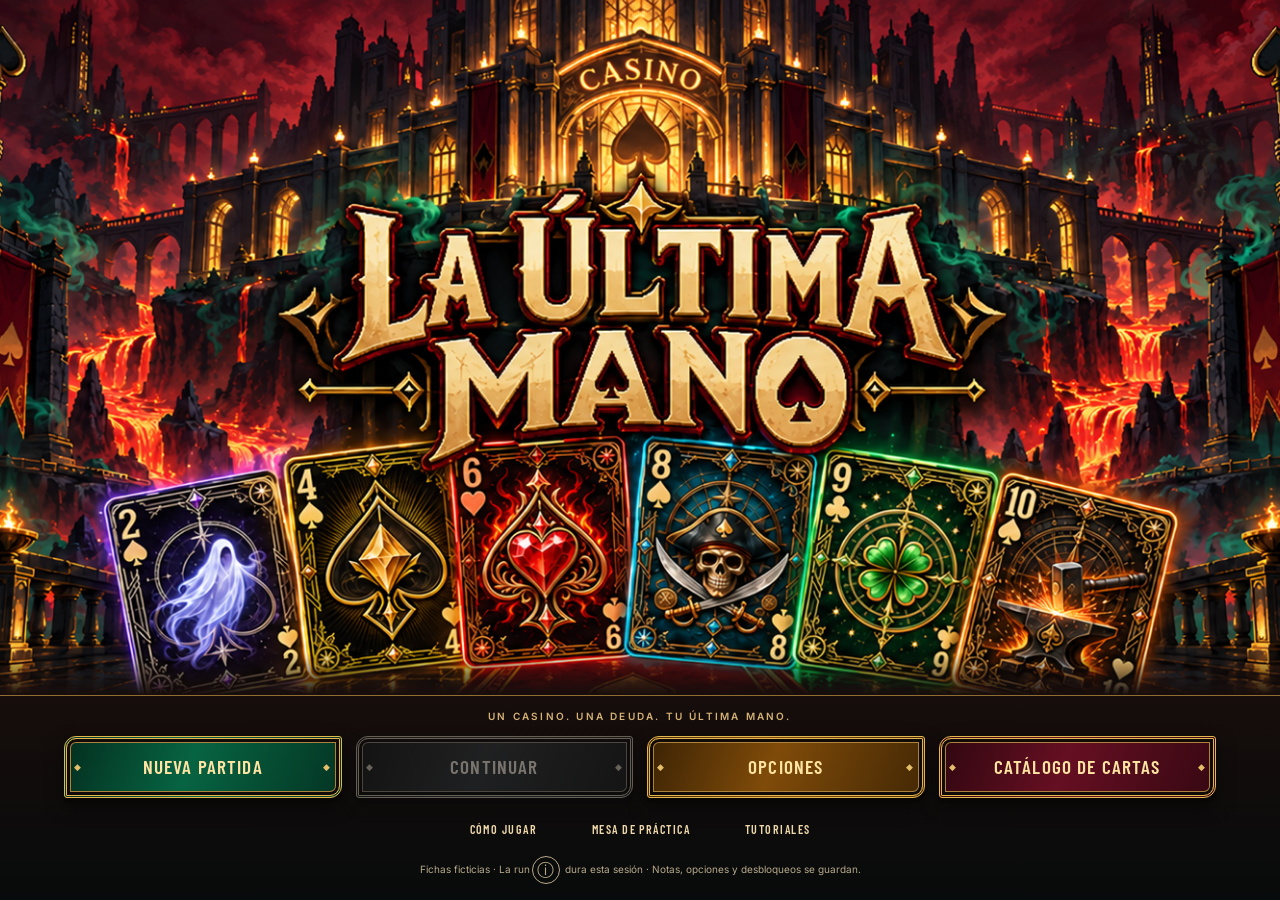
<file: index.html>
<!doctype html>
<html lang="es">
  <head>
    <meta charset="UTF-8" />
    <meta name="viewport" content="width=device-width, initial-scale=1, viewport-fit=cover" />
    <meta name="theme-color" content="#123f35" />
    <title>La última mano</title>
    <script type="module" crossorigin src="./assets/main-WNt-6zy-.js"></script>
    <link rel="modulepreload" crossorigin href="./assets/modulepreload-polyfill-B5Qt9EMX.js">
  </head>
  <body>
    <div id="app"></div>
  </body>
</html>
</file>
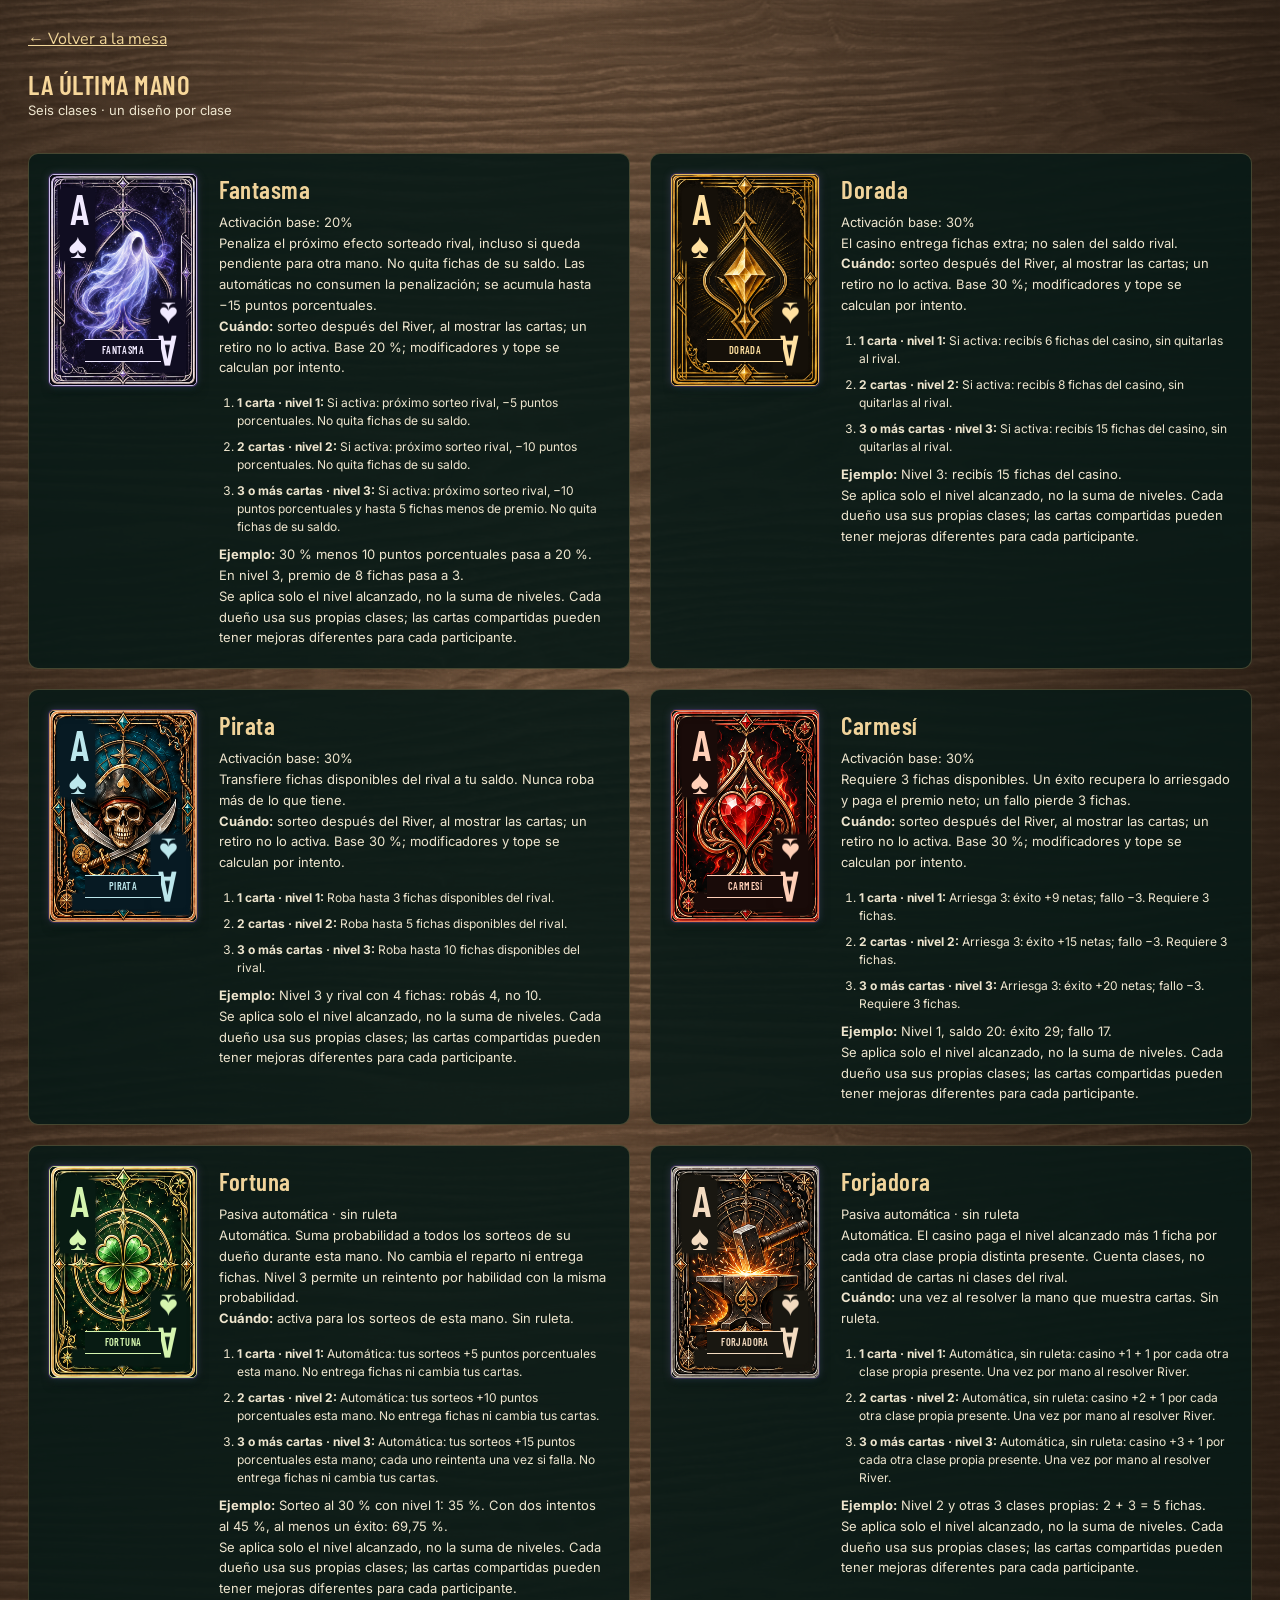
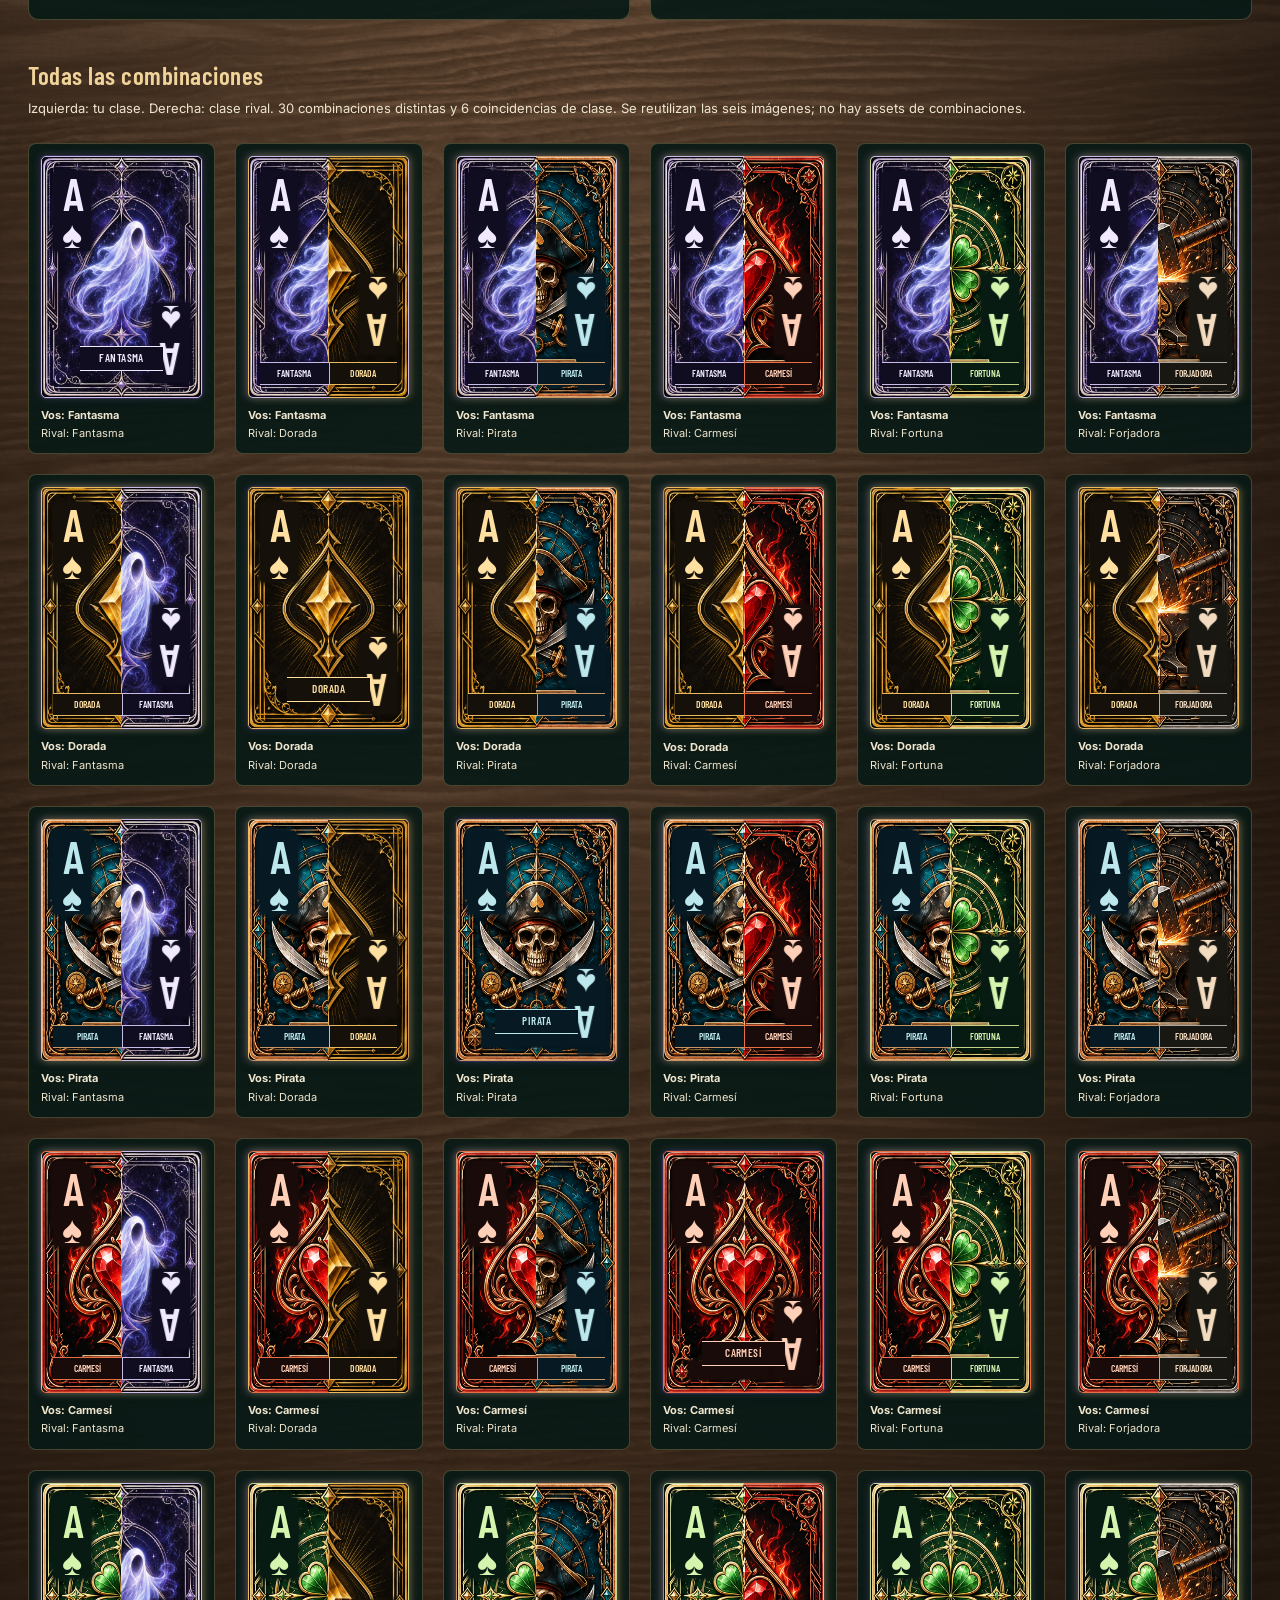
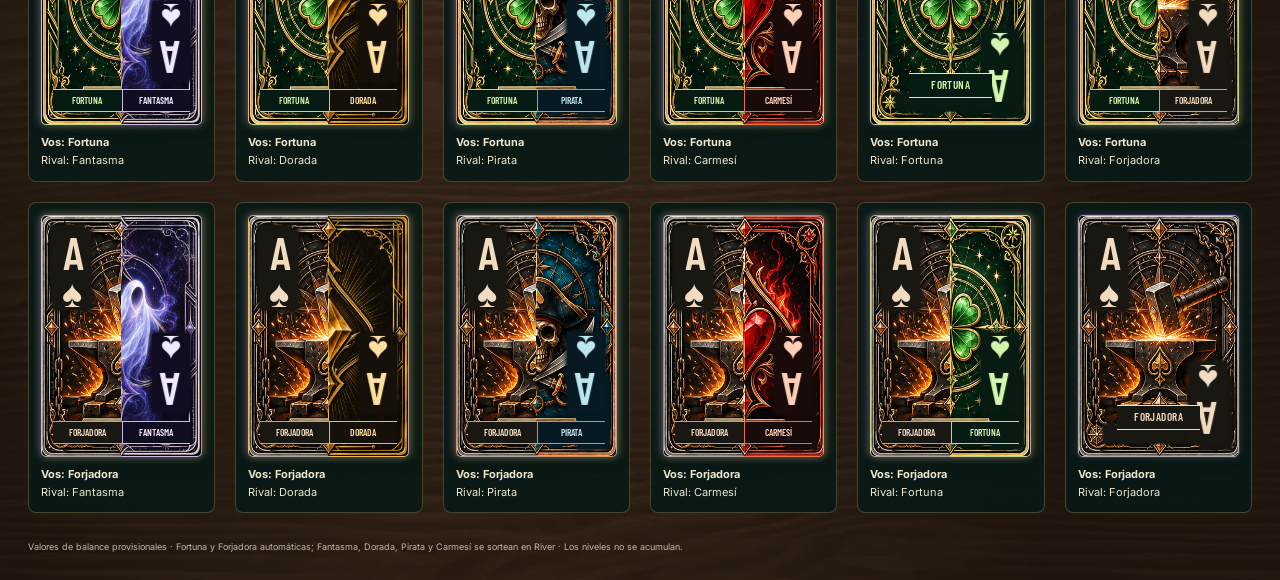
<file: cartas.html>
<!doctype html>
<html lang="es"><head><meta charset="UTF-8"><meta name="viewport" content="width=device-width, initial-scale=1,viewport-fit=cover"><title>Clases y combinaciones · La última mano</title>  <script type="module" crossorigin src="./assets/cards-C4tVHmQc.js"></script>
  <link rel="modulepreload" crossorigin href="./assets/modulepreload-polyfill-B5Qt9EMX.js">
  <link rel="modulepreload" crossorigin href="./assets/revision-2026-CDQiIdPL.js">
  <link rel="modulepreload" crossorigin href="./assets/card-face-BHIAGwIn.js">
  <link rel="stylesheet" crossorigin href="./assets/revision-2026-zyPaPoNY.css">
  <link rel="stylesheet" crossorigin href="./assets/card-face-es-NkO34.css">
  <link rel="stylesheet" crossorigin href="./assets/cards-DZIT4bVE.css">
</head><body><main id="catalog"></main></body></html>
</file>
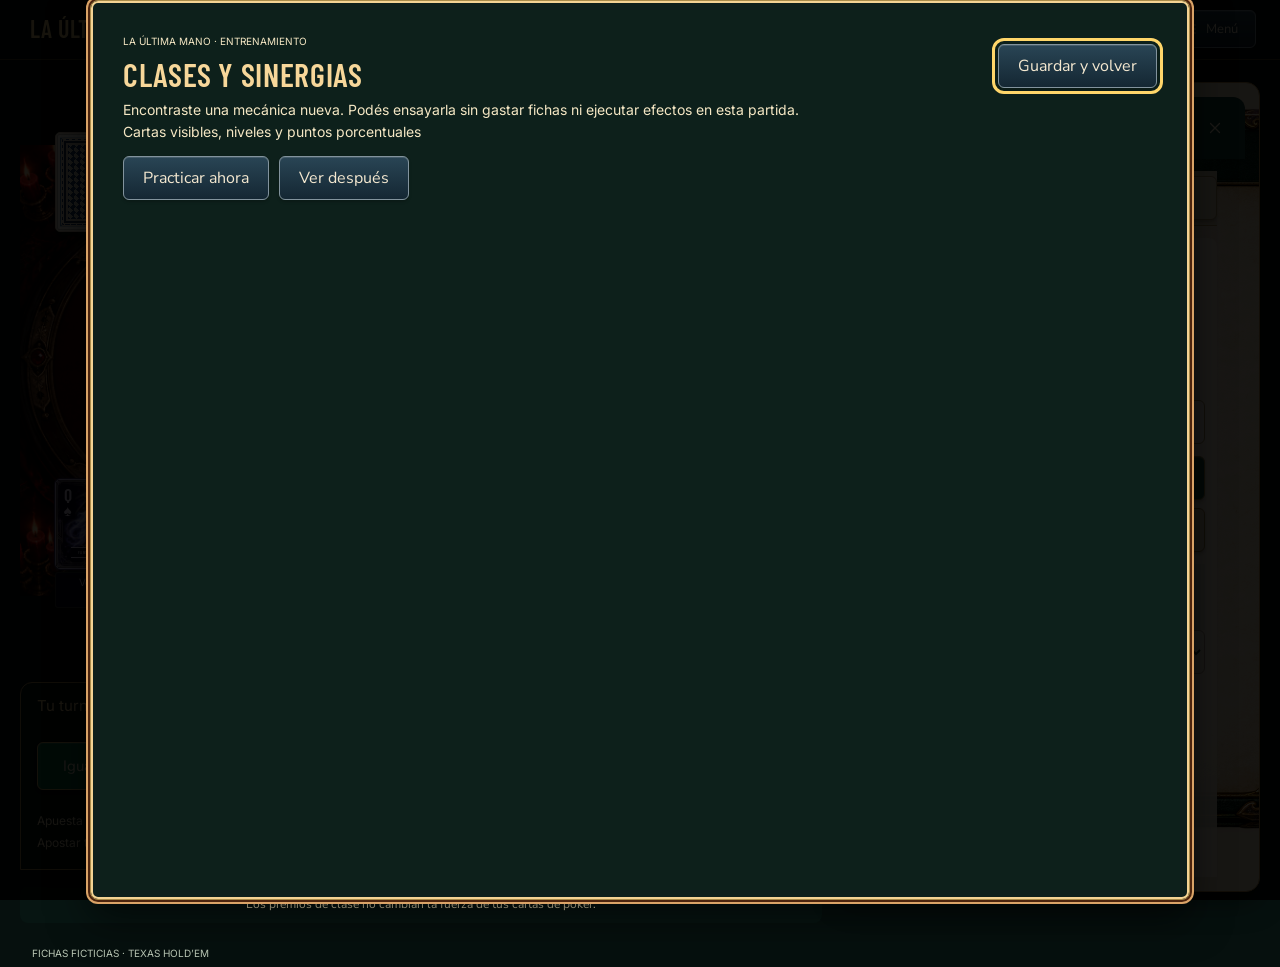
<file: mesa.html>
<!doctype html>
<html lang="es"><head><meta charset="UTF-8"><meta name="viewport" content="width=device-width,initial-scale=1,viewport-fit=cover"><title>La última mano · Mesa</title>  <script type="module" crossorigin src="./assets/modulepreload-polyfill-B5Qt9EMX.js"></script>
  <script type="module" crossorigin src="./assets/revision-2026-CDQiIdPL.js"></script>
  <script type="module" crossorigin src="./assets/tutorial-DHzHEjw9.js"></script>
  <script type="module" crossorigin src="./assets/card-face-BHIAGwIn.js"></script>
  <script type="module" crossorigin src="./assets/main-CWTPta-9.js"></script>
  <link rel="stylesheet" crossorigin href="./assets/revision-2026-zyPaPoNY.css">
  <link rel="stylesheet" crossorigin href="./assets/tutorial-FiD3sYoB.css">
  <link rel="stylesheet" crossorigin href="./assets/card-face-es-NkO34.css">
  <link rel="stylesheet" crossorigin href="./assets/main-ijTKG5B0.css">
</head><body><div id="app"></div></body></html>
</file>
<file: assets/revision-2026-zyPaPoNY.css>
.term-info{display:inline-grid!important;place-items:center;vertical-align:middle;min-width:28px!important;min-height:28px!important;width:28px;padding:0!important;margin:0 2px;border:1px solid currentColor!important;border-radius:50%!important;background:transparent!important;color:inherit!important;box-shadow:none!important;font:700 17px/1 Inter,sans-serif!important;letter-spacing:0!important;text-transform:none!important;text-shadow:none!important}.term-info:focus-visible{outline:3px solid #ce932c;outline-offset:2px}.term-panel{position:fixed;margin:0;width:min(350px,calc(100vw - 24px));max-height:calc(100dvh - 24px);padding:20px;border:1px solid #c9a660;border-radius:12px;background:#fff7e4;color:#17372f;box-shadow:0 12px 40px #0007;font-family:Nunito Sans,sans-serif}.term-panel::backdrop{background:#061a1544;-webkit-backdrop-filter:none;backdrop-filter:none}.term-panel h2{color:#194f42;text-transform:capitalize;margin-bottom:10px}.term-panel p{font-size:15px;line-height:1.6;margin:0 0 16px}.term-panel button{min-height:44px;width:100%}@media(pointer:coarse){.term-info{min-width:44px!important;min-height:44px!important;width:44px}}@font-face{font-family:Barlow Condensed;src:url(./BarlowCondensed-SemiBold-B7YG4rBL.ttf) format("truetype");font-weight:600 800;font-display:swap}@font-face{font-family:Nunito Sans;src:url(./NunitoSans-B_ZymHAd.ttf) format("truetype");font-weight:200 900;font-display:swap}@font-face{font-family:Inter;src:url(./Inter-VF2RPR_K.ttf) format("truetype");font-display:swap}:root{font-family:Nunito Sans,sans-serif;color:#eee5ce;background:#302019;font-synthesis:none;--gold:#e8c17b;--ink:#173d36;--paper:#f4e8d2;--wood:url(./table_wood-BQpd_deB.jpg);letter-spacing:0}*{box-sizing:border-box}body{margin:0;min-width:320px;min-height:100vh;background:linear-gradient(#140e08a6,#1b110555),var(--wood) center/900px}button,input,select,textarea{font:inherit}button{cursor:pointer;min-height:44px;padding:10px 19px;border:1px solid #82939d;border-radius:6px;color:#f5e9d1;background:linear-gradient(#294555,#142733);box-shadow:inset 0 1px #ffffff21,0 2px 3px #0003;transition:filter .15s}button:hover:not(:disabled){filter:brightness(1.15)}button:disabled{opacity:.45;cursor:default}button:focus-visible,input:focus-visible,select:focus-visible,textarea:focus-visible,summary:focus-visible{outline:3px solid #eab858;outline-offset:3px}button svg{width:18px;height:18px;flex-shrink:0}.gold{background:linear-gradient(#f4d495,#dfb56b);border-color:#f4d59c;color:#241d14}.primary{background:linear-gradient(#2e7165,#0d4840);border-color:#94aaa0;color:#fff1d6}.paper-button{background:linear-gradient(#f7efde,#e7d7bd);color:#274b43;border-color:#bcb098}.icon-button{display:grid;place-items:center;min-width:38px;min-height:38px;padding:8px;background:transparent;color:inherit;border-color:transparent;box-shadow:none}.sr-only{position:absolute;width:1px;height:1px;padding:0;overflow:hidden;clip:rect(0,0,0,0)}h1,h2,h3,p{margin:0}p{line-height:1.5}h2,h3{font-weight:600}small{line-height:1.5}.topbar{display:flex;align-items:center;gap:22px;padding:14px 28px 12px;min-height:78px;background:linear-gradient(#100b0899,transparent)}h1{font-size:27px;text-transform:uppercase;white-space:nowrap;color:#f7d79a;text-shadow:0 2px 5px #000}.topbar>p{font-size:12px;flex:1}.topbar nav{display:flex;gap:10px}.topbar button{display:flex;align-items:center;justify-content:center;gap:8px}.game-layout{display:grid;grid-template-columns:minmax(0,1fr);gap:20px;padding:0 22px 12px;max-width:1920px;margin:auto}.game-layout.book-open{grid-template-columns:minmax(0,1fr) 410px}.table-column{min-width:0;display:flex;flex-direction:column}.table-rail{padding:19px;border:2px solid #a96932;border-radius:48%/32%;background:linear-gradient(110deg,#30190a70,#cd893228,#160b0699),var(--wood) center/650px;box-shadow:inset 0 0 0 3px #281208,inset 0 0 0 5px #c18b4b,inset 0 0 12px 9px #160b0799,0 10px 18px #0008;min-height:570px;flex:1}.felt{min-height:530px;height:100%;position:relative;display:flex;flex-direction:column;justify-content:space-between;gap:32px;padding:36px 42px;border:2px solid #d7b567;border-radius:47%/30%;background:radial-gradient(ellipse at 48% 32%,#12745d22,transparent 75%),repeating-linear-gradient(20deg,#ffffff04 0 1px,transparent 1px 3px),repeating-linear-gradient(110deg,#00000006 0 1px,transparent 1px 4px),#075341;box-shadow:inset 0 0 0 3px #052c21,inset 0 0 40px 12px #002e22cc}.seat{position:relative;z-index:1;display:flex;align-items:center;gap:24px;justify-content:center;min-width:0}.seat-info{max-width:300px;font-family:Inter,sans-serif}.seat-info h2{text-transform:uppercase;font-size:16px;margin-bottom:5px}.seat-info strong{display:block;font-size:24px;font-weight:500;margin-bottom:5px;color:#fff1d6}.rival-seat strong{color:#f6d680}.seat-info p{font-size:12px}.seat-info small{font-size:11px}.effect-copy{margin-top:7px;color:#bbd5cd}.hand{display:flex;justify-content:center;gap:10px;align-items:flex-start}.card-unit{width:88px;flex:0 0 88px;text-align:center}.playing-card{width:100%;height:123px;padding:2px;background:#f6eedc;border:1px solid #d6cbb3;border-radius:5px;box-shadow:0 3px 6px #00150f99;overflow:hidden}.playing-card img{width:100%;height:100%;object-fit:fill;filter:sepia(.09)}.rival-seat .card-unit{width:70px;flex-basis:70px}.rival-seat .playing-card{height:99px}.empty-slot{background:#023d30aa;border:1px solid #b2cec0;box-shadow:inset 0 0 5px #ffffff15;display:grid;place-items:center;font-size:23px;color:#eee}.enhanced{border:2px solid #e0bc65;box-shadow:0 0 9px #e0bc6544,0 3px 5px #00150f88}.badge{display:block;font-family:Inter,sans-serif;font-size:10px;white-space:nowrap;margin-top:4px;color:#daf0ed;background:#113e38e6;border-radius:3px;padding:2px}.gold-badge{color:#f5d790}.community{position:relative;z-index:1;text-align:center}.phase{font-family:Inter,sans-serif;font-size:13px;color:#f7d77f;margin-bottom:12px}.pot{font-size:29px;color:#f3d289;margin-top:15px;text-shadow:0 2px #002b23}.dealer{position:absolute;right:13%;bottom:22%;width:48px;height:48px;border:3px solid #f5dfac;border-radius:50%;background:linear-gradient(#fff3cf,#ddb774);box-shadow:0 4px #71522a,0 7px 5px #0005;color:#262316;font:700 10px Inter,sans-serif;display:grid;place-items:center;transform:rotate(-14deg)}.chip-pile{position:absolute;display:flex;gap:3px;pointer-events:none}.pile-left{left:3%;top:43%;transform:rotate(-8deg)}.pile-right{right:4%;top:21%;transform:rotate(13deg)}.chip-pile b{display:block;width:37px;height:27px;border:3px dashed #efe6ca;border-radius:50%;background:#ae3024;box-shadow:0 3px #6e2118,0 6px #d1b78b,0 9px #8d281b,0 12px #dec394,0 15px #7e281c,0 18px #17170c88}.chip-pile b:nth-child(2){background:#215d90;transform:translateY(-20px);box-shadow:0 3px #163d5c,0 6px #d1b78b,0 9px #244b69,0 12px #dec394,0 15px #163d5c,0 18px #151c2288}.chip-pile b:nth-child(3){background:#207344;transform:translateY(8px)}.action-bar{position:relative;z-index:2;margin:-2px 20px 0;padding:15px 18px;background:linear-gradient(#132833,#071820);border:1px solid #889b9b;border-radius:8px;box-shadow:0 6px 12px #0006}.action-bar>p{font-size:13px;color:#d4d9d5;margin-bottom:11px;white-space:pre-line}.actions{display:flex;gap:8px;align-items:stretch}.actions>button{flex:1;padding:10px 12px;white-space:nowrap}.raise-group{display:flex;min-width:0}.raise-group button{border-radius:6px 0 0 6px;white-space:nowrap;padding:10px}.raise-group input{width:68px;min-width:0;border:1px solid #778e95;border-radius:0 6px 6px 0;padding:8px;color:#f1e2ca;background:#061b26}.result-actions{display:flex;gap:10px}.result-actions button{flex:1}footer{display:flex;justify-content:space-between;font:10px Inter,sans-serif;color:#d3c6b4;padding:16px 25px 3px;gap:12px}.notebook{position:relative;align-self:start;height:calc(100vh - 100px);min-height:650px;max-height:1100px;color:#152e2a;background:repeating-linear-gradient(#87642b03 0 1px,transparent 1px 5px),linear-gradient(100deg,#d8bb8f55,transparent 7%,transparent 96%,#b5966d55),var(--paper);border:1px solid #bba075;border-right:6px double #d1b389;border-radius:8px 8px 3px 3px;box-shadow:3px 8px 18px #0008,inset 0 0 14px #fff5;display:flex;flex-direction:column}.rings{height:26px;position:absolute;left:23px;right:20px;top:-13px;display:flex;justify-content:space-between;pointer-events:none}.rings b{height:29px;width:8px;border-radius:5px;background:linear-gradient(90deg,#49301a,#cfa263 35%,#f9d593 50%,#725330 75%,#302116);box-shadow:1px 3px 2px #0007}.rings b:after{content:"";position:absolute;top:21px;width:9px;height:7px;border-radius:50%;background:#594125;z-index:-1}.book-header{display:flex;align-items:center;gap:10px;padding:27px 20px 13px}.book-header h2{text-transform:uppercase;font-size:18px;line-height:1.35;flex:1;color:#073f39}.spade{font-size:37px;color:#06483f}.book-content{overflow:auto;padding:0 24px 24px;scrollbar-color:#b99e78 transparent;scrollbar-width:thin}.book-content select{width:100%;padding:11px 12px;background:#fbf4e644;color:#18473f;border:1px solid #bfb398;border-radius:6px;font-size:16px}.book-section{padding:14px 0;border-bottom:1px solid #b7a58788}.book-section h3{font-size:16px;color:#0a5046;margin-bottom:5px}.book-section p{font-size:13px;white-space:pre-line}.known-cards{font-size:25px!important;color:#162820;margin-bottom:3px}.formula>p{font-size:19px;margin:7px 0}.formula small{font-size:11px;color:#5f6052}progress{width:100%;height:5px;accent-color:#196653;margin-top:10px}#calculation-status{font:10px Inter,sans-serif;color:#637367;margin-top:5px}.book-info{display:flex;align-items:center;gap:10px;padding:11px 0;font-size:11px}.book-info svg{flex:0 0 21px;color:#216b60}.notes-section{position:relative;padding:12px;border:1px solid #c8ad8655;background:#deb78622;border-radius:6px;margin-bottom:12px}.notes-section label{display:flex;align-items:center;gap:7px;text-transform:uppercase;font-size:12px;margin-bottom:8px}.notes-section svg{width:15px;height:15px}textarea{display:block;width:100%;height:68px;resize:vertical;max-height:180px;border:1px solid #baac94;border-radius:4px;padding:9px;color:#293d34;background:#fffcf02e;font-size:12px;line-height:1.5}textarea::placeholder{color:#726953}#practice{width:100%;font-size:14px}.practice-meta{font-size:10px!important;margin-top:7px;color:#685d48}.activity h3{font-size:13px;text-transform:uppercase;color:#704b27}.activity p{font-size:11px}.activity details{border-top:1px solid #c3b194;margin-top:9px;padding-top:9px;font-size:12px}.activity summary{cursor:pointer;padding:3px 0}.activity details div{white-space:pre-line;font:11px/1.7 Inter,sans-serif;margin-top:8px}.activity button{font-size:12px;margin-top:12px;width:100%}dialog{width:min(680px,calc(100vw - 30px));padding:0;border:6px solid #79512e;border-radius:8px;background:var(--paper);color:#233c32;box-shadow:0 18px 60px #0009;max-height:calc(100dvh - 36px)}dialog::backdrop{background:#05110fd1;-webkit-backdrop-filter:blur(2px);backdrop-filter:blur(2px)}.modal-frame{padding:22px 26px;background:repeating-linear-gradient(#8d703705 0 1px,transparent 1px 5px)}.modal-frame>header{display:flex;align-items:center;gap:15px;border-bottom:1px solid #bdab8980;margin-bottom:19px;padding-bottom:12px}.modal-frame h2{font-size:23px;color:#124e43;flex:1}.modal-frame p{font-size:14px;margin:12px 0}.modal-frame h3{font-size:17px;color:#164d41;margin-top:20px}.modal-kicker{font:12px Inter,sans-serif!important;color:#756344}.calculation{background:#fffbef66;padding:18px 0;border-block:1px solid #cbbb96;margin:18px 0;text-align:center}.calculation span{font:13px Inter,sans-serif}.calculation strong{display:block;font-size:25px;margin-top:14px}.answers{display:grid;grid-template-columns:repeat(5,minmax(0,1fr));gap:8px;margin:20px 0}.answer{padding:15px 3px;min-height:64px;font-size:17px}.answer[aria-pressed=true]{outline:3px solid #ac762d;background:#3d6259}.modal-frame .consequence{font-size:12px;color:#726447}.modal-actions{display:flex;gap:12px;margin-top:15px}.modal-actions>*{flex:1}.modal-frame #confirm-answer,.modal-frame #back-table,.modal-frame #roll{width:100%;margin-top:12px}.feedback-symbol{text-align:center;font-size:54px;color:#8e3b30}.feedback-symbol.success{color:#166d53}.menu-options{display:grid;gap:12px}.toggle{display:flex;align-items:center;gap:10px;font-size:13px;padding:10px 0}.toggle input{accent-color:#256952;width:20px;height:20px}.resolution-list{list-style:none;padding:0;margin:15px 0}.resolution-list li{display:grid;grid-template-columns:1fr auto;gap:6px;padding:9px 0;border-bottom:1px solid #c9b899;font-size:13px}.resolution-list small{grid-column:1/-1;font-size:11px;color:#695d49}.wheel{position:relative;width:250px;aspect-ratio:1;margin:25px auto;border:8px ridge #d6ac61;border-radius:50%;background:conic-gradient(#198875 var(--chance),#b75045 0);box-shadow:0 5px 8px #62421755,inset 0 0 6px #0006}.wheel-center{position:absolute;top:25%;right:25%;bottom:25%;left:25%;border:2px solid #d5bc83;border-radius:50%;background:#f7eacb;display:flex;align-items:center;justify-content:center;flex-direction:column;box-shadow:0 2px 6px #0005}.wheel-center strong{font-size:31px}.wheel-center span{font-size:12px;margin-top:8px}.needle{position:absolute;top:-16px;right:-16px;bottom:-16px;left:-16px;pointer-events:none}.needle:after{content:"";position:absolute;left:calc(50% - 11px);top:0;border-inline:11px solid transparent;border-top:28px solid #fff0b3;filter:drop-shadow(0 2px 1px #69421b)}.outcome{text-align:center;font-size:20px!important;color:#174f40}#hint-text{font-size:12px;color:#765c25}@media(min-width:1550px){.game-layout.book-open{grid-template-columns:minmax(0,1fr) 470px}.notebook{min-height:730px}.book-content{padding-inline:32px}.book-header h2{font-size:21px}.card-unit{width:100px;flex-basis:100px}.playing-card{height:140px}.felt{padding:42px 65px}.table-rail{min-height:680px}.seat-info strong{font-size:28px}}@media(max-width:1179px){.game-layout.book-open{grid-template-columns:minmax(0,1fr)}.notebook{position:fixed;inset:32px max(20px,calc((100vw - 630px)/2));height:auto;min-height:0;max-height:none;z-index:10;box-shadow:0 0 0 100vmax #031510cf}.topbar{gap:15px;padding-inline:20px}.topbar h1{font-size:24px}.topbar>p{font-size:11px}.table-rail{min-height:510px}.felt{min-height:470px;gap:22px;padding:25px 55px}.book-content{padding:0 30px 25px}.book-header h2{font-size:21px}}@media(max-width:700px){.topbar{flex-wrap:wrap;padding:16px 14px 10px;gap:9px}.topbar h1{font-size:21px;flex:1}.topbar>p{order:3;flex-basis:100%;font-size:10px}.topbar nav{gap:6px}.topbar button{padding:9px;min-width:40px}.topbar button span{display:none}.game-layout{padding:0 8px 12px}.table-rail{padding:10px;border-radius:44%/19%;min-height:480px}.felt{padding:28px 12px;min-height:455px;border-radius:44%/18%;gap:27px}.seat{gap:13px}.seat-info{max-width:180px}.seat-info strong{font-size:18px}.seat-info h2{font-size:12px}.seat-info p{font-size:10px}.seat-info small{display:none}.hand{gap:5px}.card-unit{width:52px;flex-basis:52px}.playing-card{height:74px}.rival-seat .card-unit{width:43px;flex-basis:43px}.rival-seat .playing-card{height:61px}.board{gap:6px}.board .card-unit{width:51px;flex-basis:51px}.badge{font-size:8px;padding:1px}.phase{font-size:11px;margin-bottom:9px}.pot{font-size:24px;margin-top:13px}.chip-pile{transform:scale(.55)}.pile-left{left:-25px;top:32%}.pile-right{right:-18px;top:59%}.dealer{right:6%;bottom:25%;width:32px;height:32px;font-size:7px}.action-bar{margin:0 2px;padding:12px 10px}.action-bar>p{font-size:11px}.actions{display:grid;grid-template-columns:repeat(3,minmax(0,1fr));gap:7px}.actions>button{font-size:12px;padding:9px 5px}.raise-group{grid-column:span 2}.raise-group button{flex:1;font-size:12px}.raise-group input{width:65px}.result-actions{flex-wrap:wrap}.result-actions button{font-size:13px}.notebook{top:22px;right:10px;bottom:10px;left:10px;border-right-width:3px}.book-header{padding:24px 14px 12px;gap:7px}.book-header h2{font-size:17px}.book-content{padding:0 20px 24px}.spade{font-size:28px}.rings{left:15px;right:15px}.rings b{width:6px}.modal-frame{padding:15px}.modal-frame h2{font-size:20px}.modal-frame p{font-size:12px}.answers{grid-template-columns:repeat(3,minmax(0,1fr));gap:8px}.answer{font-size:15px;min-height:50px}.calculation strong{font-size:21px}.modal-actions{flex-wrap:wrap}.modal-actions button{font-size:12px;padding-inline:10px}.wheel{width:210px}footer{font-size:8px;padding:13px 7px}.notebook .book-content select{font-size:15px}}@media(prefers-reduced-motion:reduce){*,*:before,*:after{animation-duration:.01ms!important;transition:none!important;scroll-behavior:auto!important}}.book-header{flex-shrink:0}.book-content{min-height:0}@media(max-width:1179px){.notebook{height:calc(100dvh - 64px)}}@media(max-width:700px){.notebook{height:calc(100dvh - 32px)}}h1,h2,h3{font-family:Barlow Condensed,sans-serif;letter-spacing:.02em}button,input,select,textarea{font-family:Inter,sans-serif}@media(max-width:700px),(pointer:coarse){button,a,input,select,textarea{touch-action:manipulation}input:not([type=checkbox]):not([type=range]),select,textarea{font-size:16px}.topbar button,.book-header .icon-button,.modal-frame .icon-button{min-width:44px;width:auto;min-height:44px}.notes-section .notes-modes button,.notes-section .drawing-toolbar button,.activity button,.modal-actions button,.menu-options button,.wheel-actions button,.result-actions button,.raise-group button,.raise-group input{min-height:44px}.notes-section textarea,.book-content select{font-size:16px}.motion-switch,.toggle,.casino-options label{min-height:44px}.activity summary{min-height:44px;display:flex;align-items:center}.casino-app .gallery-arrow{width:44px;min-width:44px;min-height:52px}.casino-app .home-secondary button,.casino-app .home-secondary a,.casino-app .mission-practice{min-height:44px;display:inline-flex;align-items:center;justify-content:center}#catalog header a{display:inline-flex;align-items:center;min-height:44px}.duel-frame{height:100dvh}.dpad,.dpad button{touch-action:none}.casino-app .room-controls{left:calc(10px + env(safe-area-inset-left));bottom:calc(10px + env(safe-area-inset-bottom))}.casino-app .dpad{grid-template-columns:repeat(3,48px);gap:4px}.casino-app .dpad button{min-width:48px;min-height:48px;padding:8px}.casino-app .room-bottom{left:calc(178px + env(safe-area-inset-left));right:calc(10px + env(safe-area-inset-right));bottom:calc(10px + env(safe-area-inset-bottom));gap:6px}.casino-app .room-bottom p{font-size:11px;overflow-wrap:anywhere}.casino-app #casino-notice{bottom:calc(126px + env(safe-area-inset-bottom));width:max-content;max-width:calc(100vw - 32px);pointer-events:none}.casino-app .room-header{display:grid;grid-template-columns:minmax(0,1fr) auto auto;gap:6px 8px;top:calc(8px + env(safe-area-inset-top));left:calc(8px + env(safe-area-inset-left));right:calc(8px + env(safe-area-inset-right));padding:8px 10px}.casino-app .room-header .room-progress{margin:0;font-size:10px}.casino-app .room-header h1{font-size:18px}.casino-app .room-header h1 span{font-size:11px;margin-left:4px}.casino-app .room-header>button{min-height:44px;min-width:44px;font-size:11px;padding:7px}.casino-app .room-passive{grid-column:1/-1;font-size:10px}#casino-dialog{padding:20px;max-height:calc(100dvh - 24px - env(safe-area-inset-top) - env(safe-area-inset-bottom))}.home-panel{padding-bottom:calc(24px + env(safe-area-inset-bottom))}.character-select{padding-bottom:calc(24px + env(safe-area-inset-bottom));padding-inline:max(16px,env(safe-area-inset-left)) max(16px,env(safe-area-inset-right))}.topbar{padding-top:calc(10px + env(safe-area-inset-top));padding-inline:max(12px,env(safe-area-inset-left)) max(12px,env(safe-area-inset-right))}.game-layout{padding-bottom:calc(12px + env(safe-area-inset-bottom));padding-inline:max(8px,env(safe-area-inset-left)) max(8px,env(safe-area-inset-right))}#catalog{padding-inline:max(18px,env(safe-area-inset-left)) max(18px,env(safe-area-inset-right))}.notebook{top:calc(21px + env(safe-area-inset-top));bottom:calc(10px + env(safe-area-inset-bottom));left:max(10px,env(safe-area-inset-left));right:max(10px,env(safe-area-inset-right));height:calc(100dvh - 31px - env(safe-area-inset-top) - env(safe-area-inset-bottom))}.notebook #practice{min-height:44px}}@media(max-height:500px)and (pointer:coarse){.casino-app .room-passive{display:none}.casino-app .room-header{padding-block:5px}.casino-app .room-bottom{left:calc(178px + env(safe-area-inset-left))}.casino-app .room-bottom button.ornate{min-height:48px}.casino-app .room-bottom p{padding:8px}.home-scenery{min-height:150px}}@media(max-width:360px){.casino-app .character-gallery{gap:4px}.casino-app .character-grid{gap:12px 8px}.casino-app .character-select{padding-inline:10px}.casino-app .room-header .casino-kicker{font-size:7px;letter-spacing:.12em}.casino-app .room-header h1 span{display:block;margin:2px 0 0}.casino-app .room-bottom button.ornate{padding-inline:12px;font-size:11px}}*,*:before,*:after{text-shadow:none!important}button,input,select,textarea{font-family:Nunito Sans,sans-serif}button{transition:background-color .15s,border-color .15s}[hidden]{display:none!important}.character-select .character-card{border:0;border-radius:0;background:transparent url(./carta-selector-zona-indices-v1-BJ4-SXy2.png) center/100% 100% no-repeat;aspect-ratio:2/3;overflow:hidden;box-shadow:none;display:block}.character-card .character-rank{left:9%;top:9%;width:16%;font-size:clamp(21px,3vw,42px);text-align:center;line-height:1.2;color:#241a15;z-index:3}.character-card .character-portrait{position:absolute;left:31%;right:9%;top:10%;bottom:14%;display:grid;place-items:end center;overflow:hidden}.character-card .character-portrait .casino-sprite{width:100%;height:100%;background-size:300% 100%;background-position:0 center}.character-card .card-lock{top:17%;right:8%;bottom:16%;left:30%;background:url(./candado-cadenas-selector-v1-fjIKji9M.png) center/contain no-repeat;z-index:4}.character-details{background:#101f1cf5;border:1px solid #b89654;border-radius:14px;text-align:left;max-width:850px}.character-details .selected-passive{font-size:16px;line-height:1.7}.character-select .select-heading h1{font-family:Barlow Condensed,sans-serif}.class-level{border:1px solid #d5bb7477;border-radius:7px;padding:6px 9px;max-width:100%;background:#071814e8;color:#f8edce;font:12px/1.5 Nunito Sans,sans-serif;text-align:left}.class-level summary{cursor:pointer;font-weight:700;overflow-wrap:anywhere}.class-level p{margin:8px 0;font-size:12px;line-height:1.6}.class-level[open]{flex-basis:100%;max-height:180px;overflow:auto}.class-levels{display:flex;gap:6px;flex-wrap:wrap;max-width:100%}.mystic-duel{background:#06100e}.mystic-duel .topbar{position:sticky;top:0;z-index:12;background:#091512f5;border-bottom:1px solid #a98b4d66;min-height:60px}.mystic-duel .topbar h1{font-size:24px;color:#f2d28b}.mystic-duel .game-layout{padding:16px 20px 0;gap:18px;max-width:1900px;margin:auto;overflow:visible}.mystic-duel .game-layout.book-open{grid-template-columns:minmax(0,1fr) 420px}.mystic-duel .table-column{min-height:0;display:flex;flex-direction:column;gap:16px;padding-bottom:0}.mystic-duel .table-rail{background:var(--duel-art) center/100% auto no-repeat;border:0;box-shadow:none;border-radius:0;padding:28px 35px;width:100%;aspect-ratio:auto;min-height:590px;display:flex;align-items:center;justify-content:center}.mystic-duel .felt{background:none!important;border:0!important;box-shadow:none!important;border-radius:0;min-height:0;width:100%;height:auto;padding:0;gap:14px;display:flex;flex-direction:column;justify-content:space-evenly}.mystic-duel .seat{gap:12px;align-items:center;min-width:0}.mystic-duel .card-unit{--card-width:64px}.mystic-duel .playing-card{width:64px;height:90px}.mystic-duel .seat{margin-left:0}.mystic-duel .table-deck{display:none}.mystic-duel .seat-info{background:#081712ee;border:1px solid #c7a86488;border-radius:9px;padding:9px 12px;min-width:0;max-width:100%;color:#f5e7c8}.mystic-duel .seat-info h2{font-size:19px;color:#f4d28a}.mystic-duel .seat-info>p{font-size:12px;line-height:1.5;margin:5px 0}.mystic-duel .seat-info>small{font-size:11px}.mystic-duel .community{margin:4px 0;text-align:center}.mystic-duel .phase,.mystic-duel .pot{background:#091510e8;border:1px solid #a78b4f80;border-radius:20px;padding:5px 12px;width:fit-content;margin:5px auto;color:#f0d298;font:700 13px Nunito Sans,sans-serif}.mystic-duel .dealer{font:10px Nunito Sans,sans-serif;background:#e1c586;color:#18271d;border:0;letter-spacing:.04em}.mystic-duel .chip-pile{display:none}.mystic-duel .probability-nudge{font:12px/1.6 Nunito Sans,sans-serif;padding:9px 12px;background:#071713e8;border-radius:8px;color:#f5e7bd;text-align:center;margin:0}.mystic-duel .action-bar{position:sticky;bottom:0;z-index:8;background:#091613f7;border:1px solid #a88b50;border-radius:12px 12px 0 0;padding:12px 16px;box-shadow:0 -8px 25px #0005;margin:0;-webkit-backdrop-filter:blur(10px);backdrop-filter:blur(10px)}.mystic-duel #turn{font-size:15px;margin:0 0 9px;text-align:left;color:#f4d38f}.mystic-duel .actions{display:flex;flex-wrap:wrap;gap:8px;align-items:center;justify-content:center}.mystic-duel #raise-toggle{display:none}.mystic-duel .table-rail{background-blend-mode:normal!important}.mystic-duel .actions>button{min-height:48px;flex:1;padding:12px;font-size:15px}.mystic-duel #call,.mystic-duel #check{background:#116846;color:#fff6d4;border-color:#d0b46a}.mystic-duel #fold{background:#6b1830;color:#fff1d7}.mystic-duel #all-in{background:#17221f;border:1px solid #b69758;flex:0 1 140px}.mystic-duel .raise-group{display:grid;grid-template-columns:44px 75px 44px auto;gap:5px;border:1px solid #b6975877;border-radius:8px;padding:6px;align-items:center}.mystic-duel .raise-group label{grid-column:1/-1;font:12px Nunito Sans,sans-serif;color:#edd79e;text-align:center}.mystic-duel .raise-group input{min-width:0;width:100%;background:#f6eacb;color:#132b21;border:1px solid #b39859;border-radius:5px;min-height:44px;padding:5px;text-align:center;font-size:17px}.mystic-duel .raise-group button{min-width:44px;min-height:44px;padding:7px;font-size:16px}.mystic-duel #raise{background:#795016;color:#fff1cc;min-width:85px}.mystic-duel .betting-help{font:12px/1.5 Nunito Sans,sans-serif;color:#e5d6af;margin:7px 0}.mystic-duel footer{font-size:10px;padding:8px 12px;color:#bac7b5}.mystic-duel .notebook{position:sticky;top:76px;align-self:start;width:100%;height:calc(100dvh - 90px);max-height:900px;min-height:0;overflow:hidden;background:#eddfc3 url(./grimorio-pagina-vertical-v2-wMe0BqkP.png) center/cover no-repeat;border:1px solid #b99752;border-radius:14px;box-shadow:0 10px 30px #0007;padding:14px;color:#17382b}.mystic-duel .notebook .rings{display:none}.mystic-duel .book-header{background:#103d31f5;border-radius:8px;padding:12px;gap:8px;margin-bottom:10px}.mystic-duel .book-header h2{font-size:23px;color:#f9edce}.mystic-duel .book-header .spade{display:none}.mystic-duel .book-content{padding:0 8px 20px;height:calc(100% - 74px);overflow:auto;overscroll-behavior:contain;scrollbar-gutter:stable}.book-tabs{display:flex;gap:4px;position:sticky;top:0;z-index:3;background:#ead9b8;padding:5px 0;border-bottom:1px solid #b79a62;margin-bottom:12px}.book-tabs button{flex:1;min-width:0;min-height:44px;background:#f3e5c8;color:#234636;border:1px solid #b39a67;border-radius:6px;font-size:13px;padding:8px}.book-tabs button[aria-pressed=true]{background:#125540;color:#fff2c8}.book-panel{background:#fff7e2e8;border-radius:8px;padding:12px;min-width:0}.book-panel p,.book-panel small{color:#244232;font:14px/1.65 Nunito Sans,sans-serif}.book-panel h3{color:#154933;font:600 23px Barlow Condensed,sans-serif;margin:10px 0}.book-panel label{font:700 13px Nunito Sans,sans-serif;display:block;margin:10px 0 5px}.book-panel input,.book-panel select{background:#fffaf0;color:#173c2b;min-height:44px;padding:8px;border:1px solid #b49b62;border-radius:6px;width:100%;font-size:16px}.learn-actions{display:flex;flex-direction:column;gap:8px;margin:12px 0}.learn-actions button{min-height:44px;background:#1a5a43;color:#fff2cf;border:1px solid #a68847;padding:10px}.learn-actions #skip-estimate{background:#eadbb9;color:#1c3d2f}#estimate-feedback{border-left:3px solid #97804c;padding:10px;background:#e7ecdcc9}.mystic-duel .book-section,.mystic-duel .notes-section{background:none;box-shadow:none;padding:12px 0;margin:10px 0;border-color:#bfa66d55}.mystic-duel .formula{background:#e0ead7aa;padding:12px;border:1px solid #a5b994;border-radius:8px}.mystic-duel .notes-section #notes{min-height:260px;background:#fff9e9;color:#213e2c;font-size:16px}.mystic-duel .notebook-tools{display:grid;gap:10px;margin-top:15px}.mystic-duel .notebook-tools button{min-height:44px}.mystic-duel .book-info{background:#f5e4b8;margin:10px 0}.story-room .table-art{display:grid;place-items:center;top:0!important;right:0!important;bottom:0!important;left:0!important}.story-room .table-art .story-sprite{width:100%;height:100%;filter:drop-shadow(0 4px 4px #0006)}.story-room .room-actor.player{width:68px;height:94px}.story-room .room-passive{max-width:650px}.registered-pose{image-rendering:pixelated}.story-cinema{height:100dvh;min-height:100dvh;width:100%;position:relative;overflow:hidden;display:block;background:#081411}.story-cinema .cinema-stage{position:absolute;top:0;right:0;bottom:0;left:0;width:100%;height:100%;max-width:none;max-height:none;aspect-ratio:auto;margin:0;background-size:cover;background-position:center}.story-cinema .cinema-header{position:absolute;top:0;left:0;right:0;z-index:15;background:linear-gradient(#05100ff5,#05100fbb);border:0;padding:12px max(16px,env(safe-area-inset-right));min-height:64px}.story-cinema .cinema-header button{min-height:44px;font-size:14px}.story-cinema .cinema-dialogue{position:absolute;bottom:115px;left:50%;transform:translate(-50%);z-index:15;width:min(950px,calc(100% - 32px));max-height:30dvh;overflow:auto;min-height:0;padding:18px 22px;background:#071712f2;border:1px solid #b59b5f;border-radius:12px;-webkit-backdrop-filter:blur(12px);backdrop-filter:blur(12px);margin:0}.story-cinema .cinema-controls{position:absolute;bottom:45px;left:0;right:0;z-index:15;padding:10px 16px;margin:0}.story-cinema .cinema-controls button{min-height:48px;min-width:150px}.story-cinema .cinema-read-hint{position:absolute;bottom:7px;left:0;right:0;z-index:15;font-size:11px;padding:4px;background:#071712df;margin:0}.story-cinema .cinema-actor{transform:translate(-50%,-100%) scale(var(--cinema-actor-scale,1));transform-origin:50% 100%}.story-cinema .cinema-canvas{max-width:none}.story-cinema .cinema-light{pointer-events:none}.story-cinema .cinema-stage:after{content:"";position:absolute;top:62%;right:0;bottom:0;left:0;background:linear-gradient(transparent,#06130fde 48%,#06130f);z-index:8;pointer-events:none}@media(max-width:1179px){.mystic-duel .game-layout,.mystic-duel .game-layout.book-open{display:block;padding:10px 10px 0}.mystic-duel .notebook{position:fixed;inset:70px max(8px,env(safe-area-inset-right)) max(8px,env(safe-area-inset-bottom)) max(8px,env(safe-area-inset-left));width:min(600px,calc(100vw - 16px));margin:auto;height:calc(100dvh - 82px);z-index:30;top:70px}.mystic-duel .game-layout.book-open:after{content:"";position:fixed;top:60px;right:0;bottom:0;left:0;background:#0009;z-index:25}.mystic-duel .table-rail{min-height:550px}}@media(max-width:700px){.story-cinema .cinema-header{flex-wrap:nowrap;gap:8px;padding:8px 12px}.story-cinema .cinema-header span{font-size:8px;max-width:110px}.story-cinema .cinema-header p{font-size:10px;white-space:nowrap}.story-cinema .cinema-header button{flex-basis:auto;font-size:13px;min-width:70px}.story-cinema .cinema-dialogue{bottom:116px;max-height:31dvh;padding:12px 14px;width:calc(100% - 20px)}.story-cinema .cinema-dialogue h1{font-size:25px}.story-cinema .cinema-dialogue p{font-size:14px;line-height:1.6}.story-cinema .cinema-controls{bottom:42px;gap:8px;padding:8px 10px}.story-cinema .cinema-controls button{min-width:0;flex:1;min-height:48px;font-size:13px}.story-cinema .cinema-read-hint{font-size:10px;line-height:1.5}.character-card .character-rank{font-size:22px;left:9%;top:9%}.character-details .selected-passive{font-size:14px;line-height:1.65}.mystic-duel .topbar{padding:8px;gap:8px;flex-wrap:wrap;justify-content:space-between}.mystic-duel .topbar h1{font-size:20px;margin:0}.mystic-duel .topbar>p{order:3;width:100%;margin:0;padding:0;border:0;font-size:10px;line-height:1.5}.mystic-duel .topbar nav{gap:5px}.mystic-duel .topbar nav button{padding:7px;min-width:44px;min-height:44px;font-size:12px}.mystic-duel .table-rail{aspect-ratio:auto;min-height:0;background-size:auto 310px;background-position:center 22%;padding:20px 16px;background-color:#0b1d16;border:1px solid #947a44;border-radius:14px}.mystic-duel .table-column{padding-bottom:0;min-height:0;height:auto}.mystic-duel .felt{gap:16px}.mystic-duel .seat{flex-direction:row;gap:8px;align-items:center}.mystic-duel .seat .hand{flex:none;gap:3px}.mystic-duel .seat .playing-card{width:43px;height:61px}.mystic-duel .seat .card-unit{width:43px;max-width:43px}.mystic-duel .seat .card-badges{font-size:9px}.mystic-duel .rival-seat .seat-info>p,.mystic-duel .rival-seat .seat-info>small{display:none}.mystic-duel .seat-info{width:100%;padding:8px}.mystic-duel .seat-info h2{font-size:17px;margin:0}.mystic-duel .seat-info strong{font-size:16px}.mystic-duel #effects{display:none}.mystic-duel .class-level{font-size:11px;padding:5px 7px}.mystic-duel .rival-seat .class-levels{max-height:100px;overflow:auto}.mystic-duel .rival-seat .seat-info>p,.mystic-duel .seat-info>small{font-size:10px}.mystic-duel .board .playing-card{width:calc((100vw - 82px)/5);height:calc((100vw - 82px)/5 * 1.4)}.mystic-duel .board{gap:3px;justify-content:center}.mystic-duel .probability-nudge{font-size:12px;padding:8px}.mystic-duel .action-bar{padding:10px 8px;bottom:0;border-radius:10px 10px 0 0;margin-top:8px}.mystic-duel .actions{gap:6px;justify-content:stretch}.mystic-duel .actions>button{flex:1 1 20%;min-width:0;font-size:12px;padding:7px 4px;min-height:46px}.mystic-duel #raise-toggle{display:block}.mystic-duel .raise-group:not(.expanded){display:none}.mystic-duel #all-in{flex:1 1 20%;order:4;min-width:0;font-size:11px}.mystic-duel .action-bar .betting-help{display:none}.mystic-duel .action-bar:has(.raise-group.expanded) #raise-help{display:block}.mystic-duel .raise-group{grid-template-columns:40px minmax(55px,1fr) 40px auto;order:5;width:100%;flex-basis:100%;padding:5px}.mystic-duel #all-in{min-height:44px;background:#192722}.mystic-duel .betting-help{font-size:11px;line-height:1.5}.mystic-duel .notebook{top:8px;right:8px;bottom:8px;left:8px;width:calc(100vw - 16px);height:calc(100dvh - 16px);max-height:none;z-index:40;padding:10px}.mystic-duel .book-content{padding:0 2px 15px}.mystic-duel .book-header{padding:8px}.book-panel{padding:10px}.book-tabs button{font-size:12px;padding:6px}.mystic-duel .notes-modes{flex-wrap:wrap;display:flex}.mystic-duel .notes-modes button{flex:1;min-height:44px;font-size:12px}.mystic-duel #notes-canvas{max-width:100%}.mystic-duel .game-layout.book-open:after{top:0;right:0;bottom:0;left:0}}.book-return{width:100%;min-height:44px;margin-top:12px;background:#154e3b;color:#fff2cd;border:1px solid #ae8f51;border-radius:7px}@media(min-width:1100px)and (max-height:950px){.character-select{padding-top:20px;padding-bottom:20px}.character-select .character-gallery{max-width:890px}.character-details{margin-top:16px;padding:12px 20px}.character-details p{margin:8px 0;line-height:1.5}.character-details .selected-passive{font-size:14px;line-height:1.6}.character-select .passive-fineprint{margin:10px auto}}@media(max-width:700px){.mystic-duel .actions>button{white-space:normal;overflow-wrap:normal;line-height:1.25}}@media(min-width:701px){.mystic-duel .action-bar{position:relative;bottom:auto}}
</file>
<file: assets/card-face-es-NkO34.css>
:root{--gold: #f1cd84;--paper: #f2e5ce;--ink: #123f38}body{background:radial-gradient(ellipse at 42% 20%,#75462324,#100904c9 85%),linear-gradient(12deg,#391a0870,#23150b22),var(--wood) center / 1100px}.topbar{min-height:56px;padding:7px 24px 9px 30px;gap:20px;background:linear-gradient(#120b09db,#21120970,transparent)}.topbar h1{font-size:25px;font-weight:500}.topbar>p{font:12px Inter,sans-serif;border-left:1px solid #bba17277;padding-left:18px}.topbar button{min-height:38px;padding:7px 17px;font-size:13px}.topbar button svg{width:16px;height:16px}.topbar .gold{box-shadow:inset 0 1px #ffe7b2,0 3px 12px #0007}.game-layout{padding:12px 24px 18px;gap:24px;max-width:2000px;overflow:clip}.game-layout.book-open{grid-template-columns:minmax(0,1fr) 456px}.table-column{height:auto;min-height:calc(100dvh - 66px);position:relative}.table-rail{width:min(100%,1180px);margin-inline:auto;padding:16px;min-height:0;flex:none;border:2px solid #ba7c45;border-radius:50%;background:linear-gradient(170deg,#a04a2480,#4d241250 36%,#b75c2180 78%,#210b08aa),var(--wood) center / 800px;background-blend-mode:multiply;box-shadow:inset 0 2px 1px #f0b373,inset 0 5px 2px #3e190f,inset 0 8px 2px #a75d2f,inset 0 11px 6px #30160ac7,inset 0 -5px 2px #d59a52,inset 0 -10px 5px #231108,0 8px #27130e,0 13px 2px #985a30,0 23px 24px #000a}.felt{min-height:clamp(440px,calc(100dvh - 300px),560px);height:auto;padding:24px 36px 30px;gap:12px;border-radius:50%;border:2px solid #c89b45;background:radial-gradient(ellipse at 46% 35%,#1a926437,#00190d55),url(./table_fabric-DXHAnNNd.jpg) center / 380px,linear-gradient(#006b4d,#00513b);background-blend-mode:normal,soft-light,normal;box-shadow:inset 0 0 0 4px #083226,inset 0 0 0 5px #f4cd6740,inset 0 12px 24px #001a15d9,inset 0 -5px 20px #001f17b0,0 1px 2px #ffe2a1}.seat{justify-content:flex-start;gap:24px;margin-left:20px}.seat-info{max-width:340px;text-shadow:0 2px 3px #001d17aa}.seat-info h2{font:600 15px Inter,sans-serif;margin-bottom:4px}.seat-info strong{font:500 27px Inter,sans-serif;margin-bottom:4px}.rival-seat strong{color:#f2d17e}.seat-info p{font-size:12px;line-height:1.45}.seat-info small{font-size:11px;color:#d7e4d9}.effect-copy{max-width:320px;font-size:11px!important;color:#c6e0d0}.community{margin-top:0}.phase{font-size:13px;margin-bottom:13px}.pot{font-size:30px;color:#f6d989;margin-top:13px}.hand{gap:9px}.card-unit{width:82px;flex-basis:82px}.playing-card{height:114px;border-radius:5px;padding:1px;box-shadow:1px 4px 2px #001c1690,3px 8px 12px #00181180}.playing-card img{filter:sepia(.17) saturate(.9)}.playing-card{perspective:800px}.card-turn{position:relative;width:100%;height:100%;transform-style:preserve-3d}.card-turn img{backface-visibility:hidden}.card-turn:after{content:"";position:absolute;top:0;right:0;bottom:0;left:0;border:6px double #ede5cc;border-radius:3px;background:repeating-conic-gradient(from 45deg,#eae4cd 0,#eae4cd 25%,#284675 0,#284675 50%) 0 0 / 6px 6px;box-shadow:inset 0 0 0 2px #203758;transform:rotateY(180deg);backface-visibility:hidden}.rival-seat .card-unit{width:72px;flex-basis:72px}.rival-seat .playing-card{height:100px}.empty-slot{background:linear-gradient(125deg,#002f2977,#07574755);border-color:#a9c6b2cc;box-shadow:inset 0 0 0 1px #cae8d015,0 1px 2px #002519}.badge{background:#032e25b0;border:1px solid #9eaf7a44;color:#d9eddc;margin-top:3px}.gold-badge{color:#f8d581}.dealer{right:17%;bottom:15%;width:53px;height:53px;border:2px solid #f4daa5;font-size:10px;background:radial-gradient(circle at 35% 25%,#fff4d2,#e8c58a 75%);box-shadow:1px 4px #967143,2px 7px 8px #00181199}.chip-pile{z-index:0;width:158px;height:92px;opacity:.98;position:absolute;display:block;filter:drop-shadow(4px 8px 4px #00130dac)}.pile-left{left:-3%;top:41%;transform:rotate(-17deg)}.pile-right{right:15%;top:9%;transform:rotate(9deg)}.chip-pile b{--chip: #af201b;--chip-mark: #f4dfb8;position:absolute;width:43px;height:52px;left:0;top:20px;background:none;border:0;box-shadow:none}.chip-pile b:nth-child(2){--chip: #20426e;left:43px;top:8px;transform:none;background:none;box-shadow:none}.chip-pile b:nth-child(3){--chip: #e5d2a2;--chip-mark: #59452c;left:86px;top:23px;transform:none;background:none}.chip-pile b:nth-child(4){--chip: #1f201d;left:29px;top:43px}.chip-pile b:nth-child(5){--chip: #165734;left:109px;top:56px}.chip-pile i{position:absolute;inset:auto 0 calc(var(--level) * 4px);height:29px;border:3px dashed var(--chip-mark);border-radius:50%;background:radial-gradient(ellipse at 40% 25%,#fff9cd35,transparent 65%),var(--chip);box-shadow:inset 0 0 0 2px var(--chip),inset 0 0 0 3px var(--chip-mark),0 2px 0 var(--chip),0 3px #181c13}.chip-pile i:after{content:"";position:absolute;top:6px;right:10px;bottom:6px;left:10px;border:1px dotted var(--chip-mark);border-radius:50%}.table-deck{position:absolute;width:67px;height:94px;right:5%;top:44%;border:5px solid #f3e5c7;border-radius:4px;transform:rotate(-28deg);background:repeating-conic-gradient(#e2dcc2 0,#e2dcc2 25%,#274774 0,#274774 50%) 0 0 / 5px 5px;box-shadow:1px 2px #98886a,2px 4px #eee0be,3px 6px #99876b,4px 8px #eddfbf,5px 10px #8e7b5f,5px 14px 8px #00170fb0}.playing-card:has(img[alt="Privada oculta del rival"]){position:relative}.playing-card:has(img[alt="Privada oculta del rival"]):after{content:"";position:absolute;top:5px;right:5px;bottom:5px;left:5px;border:3px double #ede5cc;border-radius:2px;background:repeating-conic-gradient(from 45deg,#eae4cd 0,#eae4cd 25%,#284675 0,#284675 50%) 0 0 / 6px 6px;box-shadow:inset 0 0 0 2px #203758,inset 0 0 0 4px #e6dcc4}.action-bar{width:min(calc(100% - 20px),1120px);margin:14px auto 0;padding:13px 16px 15px;background:linear-gradient(110deg,#142630f5,#07151cf7);border-color:#7c9b99;box-shadow:inset 0 1px #b4d4ca30,0 5px #241812,0 9px 16px #0008}.action-bar>p{font:12px/1.5 Inter,sans-serif;margin-bottom:10px}.actions{gap:8px}.actions>button{min-height:44px;font-size:14px}.raise-group input{width:80px;font:16px Inter,sans-serif}.raise-group button{font-size:14px}footer{padding:14px 30px 0;font-size:9px;color:#c2b8a3}.notebook{z-index:3;margin-top:6px;height:calc(100dvh - 76px);min-height:0;max-height:none;border:1px solid #b99763;border-right:6px double #d0af78;border-radius:8px;background:repeating-linear-gradient(0deg,#86633105 0 1px,transparent 1px 4px),linear-gradient(90deg,#ba895431,transparent 10%,#fff9e838 65%,#b78b5424),#f2e6d1;box-shadow:inset 0 0 18px #a27d4040,0 0 0 3px #392518,0 0 0 5px #9d6e3d,-6px 6px 20px #0008}.rings{top:-11px;height:26px;left:22px;right:22px}.rings b{width:7px;height:27px;transform:rotate(5deg);border:1px solid #916a3b;box-shadow:2px 3px 2px #3d251aaa}.book-header{padding:25px 18px 12px 24px;gap:8px}.book-header h2{font-size:17px;line-height:1.25;font-weight:700;color:#123f38}.spade{font-size:31px}.book-header .icon-button{min-width:28px;width:28px;min-height:30px;padding:4px}.book-content{padding:0 24px 22px 27px}.book-content select{padding:10px 12px;font-size:15px;background:linear-gradient(#fffaf02e,#c6b28c15);border-color:#b9aa91;box-shadow:inset 0 1px #ffffe0a0}.book-section{padding:10px 0;border-color:#b8a27e80}.book-section h3{margin-bottom:4px;font-size:15px;color:#163f36}.book-section p{font-size:12px;line-height:1.45}.known-cards{font-size:22px!important}.formula>p{font-size:17px;margin:4px 0}.formula small{font-size:10px}.book-info{border:1px solid #b7a68780;border-radius:4px;padding:8px 10px;margin:10px 0;font-size:11px}.notes-section{border:0;border-top:1px solid #bd9f7555;padding:9px 0 0;background:none;border-radius:0;margin-bottom:9px}.notes-section label{font-size:11px}.notes-section textarea{height:58px;background:#fffaf026;box-shadow:inset 0 1px 4px #755b2212}.notes-section:after{content:"";position:absolute;width:8px;height:101px;right:-14px;top:-8px;transform:rotate(20deg);border-radius:2px 2px 0 0;background:linear-gradient(#b84838 0 9%,#d7cabc 9% 14%,transparent 14%),linear-gradient(90deg,#985011,#ffcf53 35%,#e6a92b 62%,#a56418);box-shadow:2px 2px 2px #725b4160;pointer-events:none}.notes-section:before{content:"";position:absolute;right:6px;top:87px;border-inline:4px solid transparent;border-top:13px solid #665341;transform:rotate(20deg);pointer-events:none}#practice{min-height:38px;padding:8px;font-size:13px;box-shadow:inset 0 1px #bbdac260,0 2px 2px #65492b30}.practice-meta{font-size:9px!important}.notebook-tools{display:grid;grid-template-columns:minmax(0,1fr) auto;align-items:center;gap:12px}.motion-switch{display:flex;align-items:center;gap:7px;font-size:10px;cursor:pointer}.motion-switch input{-webkit-appearance:none;-moz-appearance:none;appearance:none;width:31px;height:18px;margin:0;border:1px solid #6d766e;border-radius:10px;background:#8c9089;position:relative;cursor:pointer;flex-shrink:0}.motion-switch input:after{content:"";position:absolute;width:14px;height:14px;top:1px;left:1px;border-radius:50%;background:#fff4de;box-shadow:0 1px 2px #0004}.motion-switch input:checked{background:#176754}.motion-switch input:checked:after{left:14px}.activity{padding-top:10px}.activity h3{font-size:12px}.activity p{font-size:10px}.activity details{margin-top:6px;padding-top:6px}dialog{width:min(660px,calc(100vw - 32px));border:12px ridge #9b5a2c;border-radius:8px;background:#eddbb9;box-shadow:0 0 0 2px #4b240e,0 0 0 4px #daa367,inset 0 0 0 2px #f4d493,0 18px 40px #0009}dialog::backdrop{background:#001d163d;-webkit-backdrop-filter:brightness(.72);backdrop-filter:brightness(.72)}.modal-frame{padding:23px 27px 25px;background:radial-gradient(ellipse at 50% 25%,#fff9e96b,transparent 80%),repeating-linear-gradient(0deg,#957d4706 0 1px,transparent 1px 3px),#f2e4c9;box-shadow:inset 0 0 22px #a3794040}.modal-frame>header{position:relative;justify-content:center;border:0;margin-bottom:10px;padding:0 24px}.modal-frame h2{text-align:center;font-size:27px;color:#161e19;line-height:1.25}.modal-frame>header .icon-button{position:absolute;top:-13px;right:-18px;color:#795b36}.modal-kicker{text-align:center;color:#52452e}.wheel{width:280px;margin:20px auto;border:7px ridge #e2b55d;box-shadow:0 0 0 1px #825422,0 0 0 3px #e5bd70,0 7px 13px #69431c60,inset 0 0 20px #3a221e80;background:conic-gradient(#079b81 var(--chance),#d15c45 0)}.wheel:before{content:"";position:absolute;top:6px;right:6px;bottom:6px;left:6px;border-radius:50%;background:repeating-conic-gradient(from 0deg,#ffe4b2a0 0deg .5deg,transparent .5deg 6deg);mask:radial-gradient(transparent 64%,#000 65%);pointer-events:none}.wheel-center{top:25%;right:25%;bottom:25%;left:25%;border:1px solid #d6b16a;color:#0e211c;background:radial-gradient(circle at 35% 20%,#fff7e1,#ebd6ae);box-shadow:0 4px 8px #563b2580,inset 0 1px #fff6de}.wheel-center strong{font-size:41px}.wheel-center span{font:13px Inter,sans-serif;margin-top:1px}.needle:after{border-top-color:#fbd07d;filter:drop-shadow(0 2px 2px #684423)}.outcome{font:600 22px Inter,sans-serif!important;color:#076653}.modal-actions .primary{border:2px solid #d9ac60;box-shadow:inset 0 0 0 1px #d7eee145,0 2px 2px #73512244}.resolution-scene{text-align:center}.modal-frame .resolution-owner{font:600 19px Baskerville,Barlow Condensed,sans-serif;margin:5px 0;color:#20261c}.modal-frame .resolution-formula{font:13px/1.5 Inter,sans-serif;margin:8px 0;color:#343c32}.wheel-stage{position:relative;display:flow-root}.wheel-stage .chip-pile{z-index:1;transform:scale(.7);transform-origin:bottom left;top:auto;bottom:10px}.wheel-chips-left{left:-2px}.wheel-chips-right{right:-50px}.wheel-legend{display:flex;justify-content:center;gap:22px;font:13px Inter,sans-serif}.wheel-legend span{display:flex;align-items:center;gap:7px}.wheel-legend i{width:16px;height:16px;border-radius:50%;border:1px solid #73562e55;box-shadow:inset 0 2px 3px #fff5}.legend-success{background:#079b81}.legend-failure{background:#d15c45}.outcome.is-failure{color:#9e382b}.wheel-actions{flex-direction:column-reverse;gap:5px}#skip-wheel{min-height:46px;font-size:17px}#pause-wheel{background:none;border-color:transparent;box-shadow:none;min-height:30px;padding:4px;font-size:12px}@media(min-width:701px){.modal-frame:has(.resolution-scene){padding:14px 24px}.modal-frame:has(.resolution-scene) h2{font-size:25px}.modal-frame .resolution-owner{font-size:18px;margin-block:3px}.modal-frame .resolution-formula{font-size:12px;margin-block:6px}.resolution-scene .wheel{width:250px;margin-block:12px}.resolution-scene .outcome{margin-block:8px}.wheel-actions{margin-top:10px}.wheel-actions #pause-wheel{min-height:26px}body:has(dialog[open] .resolution-scene) .notebook{background:linear-gradient(130deg,#152722,#07110f 65%);color:#e8e3d4;border-color:#9f7344}body:has(dialog[open] .resolution-scene) .notebook :is(h2,h3,.spade){color:#e3bc76}body:has(dialog[open] .resolution-scene) .notebook :is(p,small,#calculation-status){color:#e3e0d4}body:has(dialog[open] .resolution-scene) .notebook :is(select,textarea){color:#e8e3d4;background:#0b1615}body:has(dialog[open] .resolution-scene) .rings{opacity:0}}@media(min-width:1550px){.game-layout.book-open{grid-template-columns:minmax(0,1fr) 460px}.felt{padding-inline:36px}.card-unit{width:94px;flex-basis:94px}.playing-card{height:132px}.notebook{min-height:0}.book-header h2{font-size:20px}}@media(max-width:1179px){.game-layout.book-open{grid-template-columns:minmax(0,1fr)}.topbar{padding-inline:20px}.table-column{min-height:610px}.table-rail{width:100%;margin-inline:auto}.felt{padding:24px 36px 30px}.notebook{position:fixed;inset:24px max(20px,calc((100vw - 580px)/2));margin:0;height:calc(100dvh - 48px);z-index:10;box-shadow:0 0 0 100vmax #001810b8,0 0 0 4px #87582f}.book-header h2{font-size:20px}.book-content{padding-inline:27px}.book-section p{font-size:13px}.chip-pile{transform:scale(.85)}}@media(max-width:700px){.topbar{min-height:78px;padding:10px 12px;gap:8px}.topbar h1{font-size:18px}.topbar>p{font-size:9px;border:0;padding:0}.topbar button{min-width:36px;min-height:38px;padding:8px}.game-layout{padding:0 0 10px}.table-column{height:auto;min-height:0}.table-rail{width:100%;margin-inline:0;border-radius:46%/20%;padding:12px;min-height:520px}.felt{min-height:492px;border-radius:45%/19%;padding:30px 18px 38px;gap:27px}.seat{margin-left:12px;gap:13px}.seat-info{max-width:175px}.seat-info h2{font-size:11px}.seat-info strong{font-size:19px}.seat-info p{font-size:10px}.effect-copy{font-size:9px!important;max-width:167px}.card-unit{width:51px;flex-basis:51px}.playing-card{height:72px}.rival-seat .card-unit{width:45px;flex-basis:45px}.rival-seat .playing-card{height:63px}.board{gap:7px}.board .card-unit{width:51px;flex-basis:51px}.badge{font-size:8px;padding:1px 0}.phase{font-size:11px}.pot{font-size:25px}.dealer{right:5%;bottom:23%;width:32px;height:32px;font-size:7px}.chip-pile,.table-deck{display:none}.action-bar{margin:-10px 10px 0;padding:12px}.action-bar>p{font-size:10px}.actions>button,.raise-group button{font-size:12px;padding-inline:5px}.raise-group input{width:72px}footer{font-size:8px;padding:12px 13px 0}.notebook{top:21px;right:10px;bottom:10px;left:10px;height:calc(100dvh - 31px)}.book-header{padding:24px 12px 12px 19px}.book-header h2{font-size:16px}.book-content{padding:0 20px 20px}.notebook-tools{grid-template-columns:1fr;gap:7px}.motion-switch{justify-content:flex-end}.spade{font-size:28px}.rings{left:17px;right:17px}dialog{border-width:7px;width:calc(100vw - 26px);max-height:calc(100dvh - 34px)}.modal-frame{padding:19px 15px}.modal-frame h2{font-size:21px}.modal-frame>header{padding-inline:9px}.modal-frame>header .icon-button{right:-11px;top:-14px}.modal-frame p{font-size:12px}.wheel{width:220px;margin:20px auto}.wheel-center strong{font-size:32px}.wheel-center span{font-size:11px}.outcome{font-size:18px!important}.modal-frame .resolution-owner{font-size:15px}.modal-frame .resolution-formula{font-size:11px}.wheel-legend{gap:12px;font-size:11px}.wheel-legend i{width:12px;height:12px}}@media(max-height:720px)and (min-width:701px){.modal-frame{padding-block:16px}.modal-frame h2{font-size:23px}.modal-frame p{margin-block:8px}.wheel{width:230px;margin-block:16px}.wheel-center strong{font-size:34px}}.wheel.class-wheel .wheel-art{position:absolute;top:9%;right:9%;bottom:9%;left:9%;width:82%;height:82%;object-fit:contain;pointer-events:none}.wheel.class-wheel .wheel-center{inset:auto;left:50%;bottom:14%;transform:translate(-50%);width:58%;min-height:45px;border-radius:9px;padding:3px 7px}.wheel.class-wheel .wheel-center strong{font-size:22px}.wheel.class-wheel .wheel-center span{font-size:10px;margin:0}.resolution-list li{position:relative}.resolution-list li:has(.passive-emblem){padding-left:54px;min-height:54px}.passive-emblem{position:absolute;width:46px;height:46px;left:0;top:7px;object-fit:contain}.playing-card.enhanced{container-type:inline-size;padding:0;border:1px solid var(--face-border);background:var(--face-dark);box-shadow:0 0 0 1px #352b52,0 0 9px #a895ed40,2px 6px 9px #00181199}.playing-card[data-affinity=Mixta]{border-color:transparent;background:linear-gradient(90deg,var(--face-border) 50%,var(--right-border) 50%);box-shadow:-2px 0 8px #bfa4f34d,2px 0 8px #ffc75e4d,2px 6px 9px #00181199}.playing-card .special-face img{display:block;width:100%;height:100%;object-fit:fill;border-radius:4px;filter:none}.special-face .mixed-art{position:absolute;top:0;right:0;bottom:0;left:0;background-size:100% 100%;border-radius:4px;backface-visibility:hidden;clip-path:inset(0 0 0 50%)}.card-index{position:absolute;z-index:1;display:flex;flex-direction:column;align-items:center;min-width:24%;padding:1px;border-radius:3px;color:var(--face-ink);background:var(--face-dark);box-shadow:0 0 4px 2px var(--face-dark);font:700 29cqw/.9 Barlow Condensed,sans-serif;text-shadow:0 1px 2px #000;backface-visibility:hidden}.card-index b{font-weight:700;letter-spacing:-.06em}.card-index span{font-size:24cqw;margin-top:2px}.card-index.red-suit span{color:#ff9eae}.index-top{top:6%;left:7%}.index-bottom{bottom:6%;right:7%;transform:rotate(180deg)}.face-type{position:absolute;z-index:1;left:24%;right:24%;bottom:11%;padding:3% 0;border-block:1px solid currentColor;background:var(--face-dark);color:var(--face-ink);font:600 7cqw/1.2 Barlow Condensed,sans-serif;letter-spacing:.04em;text-align:center;text-transform:uppercase;backface-visibility:hidden}[data-affinity=Mixta] .index-bottom{--face-ink: var(--right-ink);--face-dark: var(--right-dark);bottom:18%}[data-affinity=Mixta] .face-type{display:grid;grid-template-columns:1fr 1fr;left:7%;right:7%;bottom:5%;padding:0;border:0;background:transparent;font-size:6cqw;letter-spacing:0}[data-affinity=Mixta] .face-type span{padding:7% 0;background:var(--face-dark);border-block:1px solid var(--face-border)}[data-affinity=Mixta] .face-type span+span{color:var(--right-ink);background:var(--right-dark);border-color:var(--right-border);border-left:1px solid var(--right-border)}.card-badges .badge{font-variant-numeric:tabular-nums}.card-badges .class-badge{color:var(--badge-ink);background:var(--badge-dark)}.class-badge .badge-chance{display:block}.class-levels{display:flex;flex-wrap:wrap;gap:4px;margin-top:6px}.class-level{border:1px solid #bda77a77;border-radius:3px;padding:3px 5px;font:10px/1.3 Inter,sans-serif;background:#0a211de0}.class-levels .class-level{cursor:help}.passive-status{color:#ffdcaa;font:10px/1.5 Inter,sans-serif;margin-top:5px}.card-badges .ghost-badge{color:#e0d6ff;border-color:#b3a2e966;background:#211c39e8}.card-badges .gold-badge{color:#ffe3a1;border-color:#dab15b66;background:#30230ee8}
</file>
<file: assets/cards-DZIT4bVE.css>
body{background-color:#10291f}#catalog{max-width:1440px;margin:auto;padding:28px}#catalog header{margin-bottom:32px}#catalog a{color:#f1d699}#catalog h1{margin-top:18px;white-space:normal}#catalog h2{font-size:25px;margin-bottom:8px;color:#f0d39a}#catalog p{font:13px/1.6 Inter,sans-serif}.class-catalog{display:grid;grid-template-columns:repeat(2,minmax(0,1fr));gap:20px;margin-bottom:40px}.class-catalog article{display:flex;align-items:flex-start;gap:22px;padding:20px;background:#081a17e8;border:1px solid #ab93605c;border-radius:10px}.class-catalog .playing-card{width:148px;height:212px;flex:0 0 148px}.class-catalog ol{padding-left:18px;margin-bottom:0}.class-catalog li{font:12px/1.5 Inter,sans-serif;margin:8px 0}.class-catalog li p{font-size:12px}.combination-grid{display:grid;grid-template-columns:repeat(6,minmax(0,1fr));gap:20px;margin-top:24px}.combination-grid figure{margin:0;padding:12px;background:#081a17e8;border:1px solid #ab93605c;border-radius:8px}.combination-grid .playing-card{width:100%;height:auto;aspect-ratio:2 / 3}.combination-grid figcaption{display:grid;gap:3px;margin-top:10px;font:11px/1.4 Inter,sans-serif}#catalog footer{padding:28px 0 0}@media(max-width:1000px){.class-catalog{grid-template-columns:1fr}.combination-grid{grid-template-columns:repeat(3,minmax(0,1fr));gap:12px}}@media(max-width:500px){#catalog{padding:18px}.class-catalog article{padding:14px;gap:14px}.class-catalog .playing-card{width:90px;height:132px;flex-basis:90px}#catalog h2{font-size:21px}.combination-grid{grid-template-columns:repeat(2,minmax(0,1fr))}}
</file>
<file: assets/tutorial-FiD3sYoB.css>
.story-sprite{display:inline-block;background-repeat:no-repeat;image-rendering:pixelated;vertical-align:bottom;flex-shrink:0}.story-cinema{min-height:100dvh;display:flex;flex-direction:column;background:#081411;color:#f6ebcf}.cinema-header{display:flex;align-items:center;gap:20px;padding:12px 24px;font:12px Inter,sans-serif;border-bottom:1px solid #b28f4e66}.cinema-header p{margin-left:auto}.cinema-header button{font-size:12px;min-height:44px}.cinema-stage{position:relative;isolation:isolate;overflow:hidden;flex:1;min-height:400px;background-position:center;background-size:cover;aspect-ratio:16/9;max-height:65dvh}.cinema-actor{position:absolute;transform:translate(-50%,-100%);filter:drop-shadow(0 7px 6px #0009);z-index:2}.actor-ending{z-index:5}.actor-magic{z-index:4;pointer-events:none}.actor-door{z-index:1}.cinema-light{position:absolute;top:0;right:0;bottom:0;left:0;background:#e0b677;opacity:0;z-index:6;pointer-events:none}.cinema-world-label{position:absolute;text-align:center;background:#e8d6ad;color:#23170d;padding:8px 15px;border:2px solid #5d401c;font:600 22px Barlow Condensed,sans-serif}.employment-sign{top:22%;right:15%;transform:rotate(-2deg)}.casino-sign{top:15%;left:50%;transform:translate(-50%);color:#ffdf8b;background:#231911}.cinema-dialogue{width:min(950px,100%);padding:20px 28px 14px;margin:auto;min-height:135px}.cinema-dialogue h1{font:600 30px Barlow Condensed,sans-serif;color:#efce86;margin:0 0 7px}.cinema-dialogue p{font:16px/1.6 Nunito Sans,sans-serif;margin:0}.cinema-controls{display:flex;gap:12px;justify-content:center;padding:10px 20px}.cinema-controls button{min-width:140px}.cinema-read-hint{text-align:center;color:#bfbfae;font:12px Inter,sans-serif;margin:7px 18px 18px}.cinema-summary{padding:24px;width:min(620px,calc(100vw - 24px))}.cinema-summary p{font:16px/1.6 Nunito Sans,sans-serif}.cinema-summary button{margin:10px 8px 0 0}.story-transition{min-height:100dvh;display:flex;flex-direction:column;align-items:center;justify-content:center;background-size:cover;background-position:center;text-align:center;color:#fff1c9;isolation:isolate;position:relative;padding:20px}.story-transition:before{content:"";position:absolute;top:0;right:0;bottom:0;left:0;background:#00120bc9;z-index:-1}.story-transition h1{font-size:40px;margin:15px 0}.story-transition p{margin:5px 0 20px}.transition-effect{max-width:90vw;height:45dvh;display:flex;align-items:center;justify-content:center;overflow:hidden}.story-room .room-world{background-image:var(--story-room-art);background-size:100% 100%;background-repeat:no-repeat}.story-room .room-carpet,.story-room .room-world:before,.story-room .room-world:after,.story-room .room-sconce{display:none}.story-room .table-art{background:none;border-radius:0}.story-room .table-art .story-sprite{display:block;filter:none}.story-room .room-actor.enemy .story-sprite{width:100%!important;height:100%!important}.story-room .room-floor-title{display:none}.story-room .room-door{opacity:.8}.story-room .room-header{max-width:1150px}.story-room .room-progress{font-size:12px}.story-economy{display:flex;gap:12px;flex-wrap:wrap;font:12px Inter,sans-serif;color:#f1d790;flex-basis:100%}.story-economy strong{font-weight:700}.story-economy button{min-height:44px;padding:8px 12px;font-size:12px;margin-left:auto}.story-room .room-actor.boss{width:70px;height:105px}.story-room[data-stage="7"] .boss-table{filter:drop-shadow(0 0 20px #b73735)}.story-ending-label{display:flex;justify-content:center;margin:20px auto}.story-owner{color:#e6c274}.story-reward{font-size:15px;line-height:1.6}.story-endings-known{font:13px Inter,sans-serif;color:#e9c274}.story-table .felt{background:var(--story-tint,#173d36) url(./table_fabric-DXHAnNNd.jpg) center/380px;background-blend-mode:multiply;border-color:var(--story-accent,#be9a4a)}.story-table .table-rail{border-color:var(--story-accent,#be9a4a)}.story-room .room-world{background-color:#120f12;background-image:var(--story-room-art);background-repeat:no-repeat;background-size:100% 100%}.story-room .room-carpet,.story-room .room-world:before,.story-room .room-world:after,.story-room .room-door{display:none}.room-playfield{position:absolute;top:0}@media(max-width:700px){.cinema-header{padding:10px 12px;gap:8px;flex-wrap:wrap}.cinema-header span{font-size:10px}.cinema-header p{font-size:11px}.cinema-header button{flex-basis:100%;font-size:11px}.cinema-stage{min-height:310px;flex:0 0 auto;max-height:none;aspect-ratio:1/1;background-size:auto 100%}.cinema-actor{transform:translate(-50%,-100%) scale(.65);transform-origin:50% 100%}.cinema-world-label{font-size:15px;padding:5px 7px}.employment-sign{right:5%}.cinema-dialogue{padding:15px;min-height:150px}.cinema-dialogue h1{font-size:25px}.cinema-dialogue p{font-size:15px}.cinema-controls{padding:8px 12px;gap:8px;flex-wrap:wrap}.cinema-controls button{min-width:0;flex:1;font-size:12px;padding:10px}.cinema-controls #cinema-next{flex:1.2}.cinema-read-hint{font-size:11px;line-height:1.5}.story-economy{font-size:10px;gap:7px}.story-economy button{font-size:11px}.story-room .room-header{left:8px;right:8px;padding:9px}.story-room .room-passive{display:none}.transition-effect .story-sprite{height:240px!important;max-width:280px}.story-transition h1{font-size:30px}}.cinema-stage{flex:none;min-height:0;max-height:none;width:100%;max-width:calc(65dvh * 1672 / 941);aspect-ratio:1672/941;margin:auto;background:#081411}.cinema-canvas{position:absolute;left:0;top:0;width:1000px;height:562.799px;transform-origin:0 0;background-size:100% 100%;background-position:center}.cinema-actor{transform:translate(-50%,-100%);transform-origin:50% 100%;filter:drop-shadow(0 3px 2px #0007)}.cinema-walk{position:relative;display:block}.cinema-walk-frame{position:absolute;bottom:0;left:50%;transform:translate(-50%);opacity:0}.cinema-walk-frame:first-child{opacity:1}.cinema-world-label{font-size:22px;padding:8px 15px}.employment-sign{right:15%}.cinema-door-light{display:none;position:absolute;left:43.5%;top:56%;width:13%;height:25%;background:linear-gradient(90deg,#ffe9a500,#fff5c38a,#ffe9a500);box-shadow:0 0 25px #ffdf8b88;pointer-events:none;z-index:1}[data-beat=casino-threshold] .cinema-door-light{display:block}[data-beat=bad-seal] .cinema-door-light{display:block;left:40%;top:18%;width:20%;height:40%;border-radius:45% 45% 0 0;background:linear-gradient(90deg,#810d4d33,#b582e266,#810d4d33);box-shadow:0 0 26px #bd78e2aa}@media(max-width:700px){.cinema-stage{max-width:100%;margin:10px auto}.cinema-dialogue{margin:0 auto}.story-cinema{justify-content:center}.cinema-actor{transform:translate(-50%,-100%)}}.tutorial-dialog{width:min(1100px,100vw);height:100dvh;max-width:100vw;max-height:100dvh;margin:auto;padding:0;border:1px solid #a88b49;background:#0d201b;color:#f5e7c4;overflow:auto;overscroll-behavior:contain}.tutorial-dialog::backdrop{background:#000d}.tutorial-shell{padding:clamp(12px,3vw,32px)}.tutorial-header{display:flex;align-items:center;justify-content:space-between;gap:16px}.tutorial-header h1{font-size:clamp(20px,3vw,32px);margin:6px 0}.tutorial-header .casino-kicker{font-size:10px}.tutorial-dialog button,.tutorial-dialog input,.tutorial-dialog select{min-height:44px;max-width:100%;font:inherit}.tutorial-dialog button{white-space:normal}.tutorial-dialog :focus-visible{outline:3px solid #ffd66a;outline-offset:3px}.tutorial-dialog [hidden]{display:none!important}.tutorial-instruction{padding:12px 16px;background:#17392e;border-left:3px solid #ddb957;margin:12px 0}.tutorial-instruction h2{font-size:16px;margin:0}.tutorial-instruction p{margin:8px 0;line-height:1.6}.tutorial-progress{font-size:13px;color:#d8c99c}.tutorial-storage{color:#ffdc8e}.tutorial-storage:empty{display:none}.training-workspace{display:grid;gap:16px}.tutorial-answers,.tutorial-library{display:grid;grid-template-columns:repeat(2,minmax(0,1fr));gap:12px}.tutorial-answers{margin:12px 0}.tutorial-answers button[aria-pressed=true],.tutorial-cards button[aria-pressed=true]{outline:3px solid #f4ca65;background:#31553d}.tutorial-library section{padding:16px;border:1px solid #6a6849;border-radius:8px}.tutorial-library h2{font-size:20px}.tutorial-buttons{display:flex;gap:10px;flex-wrap:wrap;align-items:center;margin:12px 0}.tutorial-cards{display:flex;flex-wrap:wrap;gap:8px;margin:15px 0}.tutorial-cards button{background:#f2e4bd;color:#201b12;min-width:55px;min-height:80px}.training-book{padding:16px;background:#f3e8c7;color:#25291e;border:2px solid #bd9f64;border-radius:8px}.training-book button{color:#f5e7c4}.training-book select,.training-book textarea{background:#fff9e6;color:#19261e}.training-book textarea{display:block;width:100%;min-height:110px;max-width:100%;margin:10px 0}.training-book canvas{width:100%;height:180px;touch-action:none;border:1px solid #716c55;background:#fff9e6}.training-book nav{margin-top:14px}.training-table{padding:16px;background:#153c2f;border:2px solid #937247;border-radius:16px}.training-table label{max-width:200px}.training-table input{width:100%}.training-confirm,.training-pause{padding:16px;background:#27342f;border:2px solid #c2a04e;border-radius:8px}.training-pause{position:sticky;bottom:10px;box-shadow:0 5px 30px #000}.training-room{height:clamp(200px,40dvh,420px);overflow:hidden;position:relative;background:#15362b;border:1px solid #a08248;touch-action:none}.training-world{position:absolute;width:1000px;height:1500px;transform-origin:top left;background:#14392c repeating-linear-gradient(45deg,transparent 0 90px,#c0a75022 92px 95px,transparent 97px 180px)}.training-world .room-table{position:absolute;box-shadow:none;border:0;background:transparent}.training-world .table-art{position:absolute;top:0;right:0;bottom:0;left:0;background-image:var(--room-art);background-size:477% 404%;background-position:25.6% 31.5%;border-radius:42%}.training-marker{position:absolute;border:3px dashed #ffe583;border-radius:50%;padding:12px;color:#fff;transform:translate(-50%,-50%);background:#245a3c}.training-player{position:absolute;width:58px;height:87px;transform:translate(-50%,-100%);z-index:3}.training-player .casino-sprite{position:absolute;top:0;right:0;bottom:0;left:0;width:100%;height:100%}.training-npc{position:absolute;width:58px;height:87px;background:#482c28;color:#ffd472;border-radius:45% 45% 15% 15%;transform:translate(-50%,-100%);display:grid;place-items:center;font-size:32px}.training-controls{justify-content:center}.tutorial-dialog .dpad{display:grid;margin:12px auto;touch-action:none}.training-help{margin:20px 0}.training-help summary{cursor:pointer;min-height:44px}.training-wheel{display:flex;width:100%;border:2px solid #d8b65d}.training-wheel span{padding:30px 12px;background:#215a39;flex:45}.training-wheel span+span{background:#60332b;flex:55}#tutorial-feedback{min-height:24px;color:#ffe39b;line-height:1.6}.tutorial-dialog p{overflow-wrap:anywhere}.tutorial-dialog details p{line-height:1.6}@media(max-width:600px){.tutorial-header{align-items:flex-start}.tutorial-header>button{max-width:115px;font-size:13px}.tutorial-answers,.tutorial-library{grid-template-columns:1fr}.tutorial-shell{padding:12px}.tutorial-instruction{padding:10px}.tutorial-dialog .dpad{position:static}.training-book{padding:12px}.training-room{height:200px}.tutorial-dialog h3{font-size:18px}.tutorial-dialog .casino-kicker{letter-spacing:1px}.tutorial-dialog .tutorial-buttons>button{flex:1 1 115px}}@media(prefers-reduced-motion:reduce){.tutorial-dialog *{animation:none!important;transition:none!important;scroll-behavior:auto!important}}.training-player .walk-sprite{position:absolute;left:50%;bottom:0;transform:translate(-50%);background-repeat:no-repeat}.tutorial-header>div{min-width:0}.tutorial-header h1{white-space:normal}.tutorial-dialog p,.tutorial-dialog label,.tutorial-dialog summary{font:14px/1.6 Inter,sans-serif}.tutorial-dialog .tutorial-progress{font-size:12px;margin-top:12px}.tutorial-dialog .training-room{position:sticky;top:0;z-index:2}.training-workspace:has(.training-room){display:block}.tutorial-dialog .training-npc{min-height:87px;max-width:none;padding:0;border:0}.tutorial-dialog .training-world .room-table,.tutorial-dialog .training-world .table-art{max-width:none}.tutorial-dialog .training-room:focus{outline-offset:-3px}.tutorial-dialog .dpad{grid-template-columns:repeat(3,44px);gap:4px;width:max-content;touch-action:none}.tutorial-dialog .dpad button{padding:8px;min-width:44px;touch-action:none}.tutorial-dialog .dpad button:first-child{grid-column:2}.tutorial-dialog .dpad button:nth-child(2){grid-column:1}.training-wheel{display:grid;grid-template-columns:45% 55%}.training-wheel span{overflow-wrap:anywhere}.tutorial-header{flex-wrap:wrap}.tutorial-header>div{flex:1 1 240px;min-width:0}.tutorial-header>button{flex:0 1 auto}@media(max-width:600px){.tutorial-header>div{flex-basis:100%}.tutorial-header>button{flex:1 1 100px;padding-inline:8px}}
</file>
<file: assets/main-ijTKG5B0.css>
.wheel.detailed-wheel{width:min(310px,75vw);border:0;background:none;box-shadow:none;filter:drop-shadow(0 5px 6px #0004);margin:18px auto 4px}.detailed-wheel:before{display:none}.detailed-wheel img,.wheel-face,.wheel-dark,.wheel-success-zone{position:absolute;top:0;right:0;bottom:0;left:0;width:100%;height:100%;pointer-events:none}.wheel-face{clip-path:circle(38% at 50% 49%)}.wheel-texture{transform:rotate(var(--rotation));transform-origin:50% 49%}.dark-texture{mask:conic-gradient(from 180deg at 50% 49%,#000 90deg,transparent 90deg)}.bright-texture{mask:conic-gradient(at 50% 49%,#000 90deg,transparent 90deg)}.wheel-success-zone{mask:conic-gradient(at 50% 49%,#000 var(--chance),transparent var(--chance))}.wheel.detailed-wheel .wheel-art{top:0;right:0;bottom:0;left:0;width:100%;height:100%;mask:radial-gradient(circle at 50% 49%,transparent 0 53%,#000 53.4%)}.wheel-medallion{clip-path:circle(13% at 50% 49%)}.detailed-wheel .needle{top:-6px;right:-6px;bottom:-6px;left:-6px;transform-origin:50% 49%}.detailed-wheel .needle:after{border-top-color:#fff2bf;filter:drop-shadow(0 1px 2px #171008);border-top-width:25px}.wheel-stage .wheel-center{position:static;transform:none;width:auto;inset:auto;border:0;border-radius:0;background:none;box-shadow:none;display:flex;flex-direction:row;gap:9px;min-height:0;color:#204638;padding:0;margin:0 auto 10px}.wheel-stage .wheel-center strong{font:600 32px Barlow Condensed,sans-serif}.wheel-stage .wheel-center span{font:13px Inter,sans-serif;margin:0}.resolution-scene .legend-success{background:var(--success,#edbc41)}.resolution-scene .legend-failure{background:var(--failure,#181713)}.resolution-scene .wheel-stage>.chip-pile{display:none}.wheel-legend{flex-wrap:wrap;gap:8px 18px}.notebook{border:1px solid #b8a07b;border-right:3px solid #b8a07b;border-radius:14px;background:#fbf6e9;box-shadow:0 8px 25px #00150d55}.notebook .rings{display:none}.notebook .book-header{background:#1c493d;color:#fff5da;padding:16px;border-radius:12px 12px 0 0;margin-bottom:12px}.notebook .book-header h2,.notebook .book-header .spade{color:#fff5da}.notebook .book-header h2{font-size:24px;line-height:1.1}.notebook .book-header button{color:#fff5da}.notebook .book-content{padding:0 18px 22px}.notebook .book-section{padding:16px 0;border-color:#e0d7c4}.notebook .book-section h3{font-size:21px;color:#245346;margin-bottom:8px}.notebook .book-section p{font-size:14px;line-height:1.6}.notebook .formula{padding:15px;border:1px solid #cbd8ca;border-radius:10px;background:#edf3e9;margin:12px 0}.notebook .formula .formula-words{font-size:17px;font-weight:700}.notebook .formula small{font-size:12px;line-height:1.6;display:block}.notebook .book-info{padding:12px;background:#fff0c9;border-radius:8px;margin-bottom:16px}.notebook .book-info p{font-size:12px}.notes-section{background:#fffdf6;border:1px solid #d8c9ac;border-radius:12px;padding:14px;margin:16px 0}.notes-heading{font-size:21px;color:#245346}.notes-modes{gap:8px}.notes-modes button{min-height:44px;font-size:12px;box-shadow:none;border-radius:8px}.pen-icon{font-size:23px;vertical-align:middle}.notes-section #notes{font:15px/1.7 Nunito Sans,sans-serif;min-height:140px;padding:12px;background:#fffef9;border:1px solid #d8ceb8}.pen-options{display:grid;grid-template-columns:1fr 1fr;gap:10px;margin:12px 0}.pen-options label{font:12px Inter,sans-serif;line-height:1.5}.pen-options select{margin-top:5px;font-size:14px;min-height:44px;background:#fffdf6}.notes-section .pen-options label{display:block;min-width:0}.pen-options select{width:100%}@media(max-width:700px){.notes-section #notes{font-size:16px}}#notes-canvas{aspect-ratio:10/7;background:repeating-linear-gradient(transparent 0 23px,#b7b4a52b 23px,#b7b4a52b 24px),#fffef8;border:1px solid #c6c6b8;border-radius:8px;cursor:url("data:image/svg+xml,%3Csvg xmlns='http://www.w3.org/2000/svg' width='32' height='32' viewBox='0 0 32 32'%3E%3Cpath fill='%23e3b453' stroke='%2337413c' d='M5 22 23 4 28 9 10 27 3 29z'/%3E%3Cpath fill='%2337413c' d='m3 29 2-7 5 5z'/%3E%3C/svg%3E") 3 29,crosshair}.drawing-toolbar button{min-height:44px;font-size:12px;box-shadow:none}.notes-section #drawing-hint{font-size:12px;line-height:1.5}.betting-help{font:12px Inter,sans-serif!important;white-space:normal!important;color:#d6dfcf}@media(max-width:700px){.notebook .book-content{padding-inline:14px}.notebook .book-header h2{font-size:22px}.notebook .formula{padding:10px}.notebook .book-section p{font-size:13px}.resolution-formula{font-size:11px!important}.wheel.detailed-wheel{width:min(260px,70vw)}}.notes-heading{display:flex;align-items:center;gap:7px;font-size:12px;text-transform:uppercase;margin-bottom:9px}.notes-heading svg{width:15px;height:15px}.notes-modes{display:flex;gap:6px;margin-bottom:10px}.notes-modes button,.drawing-toolbar button{min-height:36px;padding:6px 10px;font:11px Inter,sans-serif}.notes-modes button{flex:1;color:#355047;background:#f5ecd9;border-color:#bca786}.notes-modes button[aria-pressed=true]{color:#fff1d6;background:#24594d;border-color:#24594d}.notes-section #notes{height:100px}#notes-canvas{display:block;width:100%;height:auto;aspect-ratio:20 / 11;border:1px solid #b9a78b;border-radius:4px;background:repeating-linear-gradient(transparent 0 25px,#9a876626 25px,#9a876626 26px),#fff9ecb3;touch-action:none;cursor:crosshair}#notes-canvas:focus-visible{outline:3px solid #be8b3f;outline-offset:2px}.drawing-toolbar{display:flex;gap:6px;margin-top:8px}.drawing-toolbar button{flex:1}#drawing-hint{display:block;margin-top:7px;font:10px/1.5 Inter,sans-serif;color:#5b594a}
</file>
